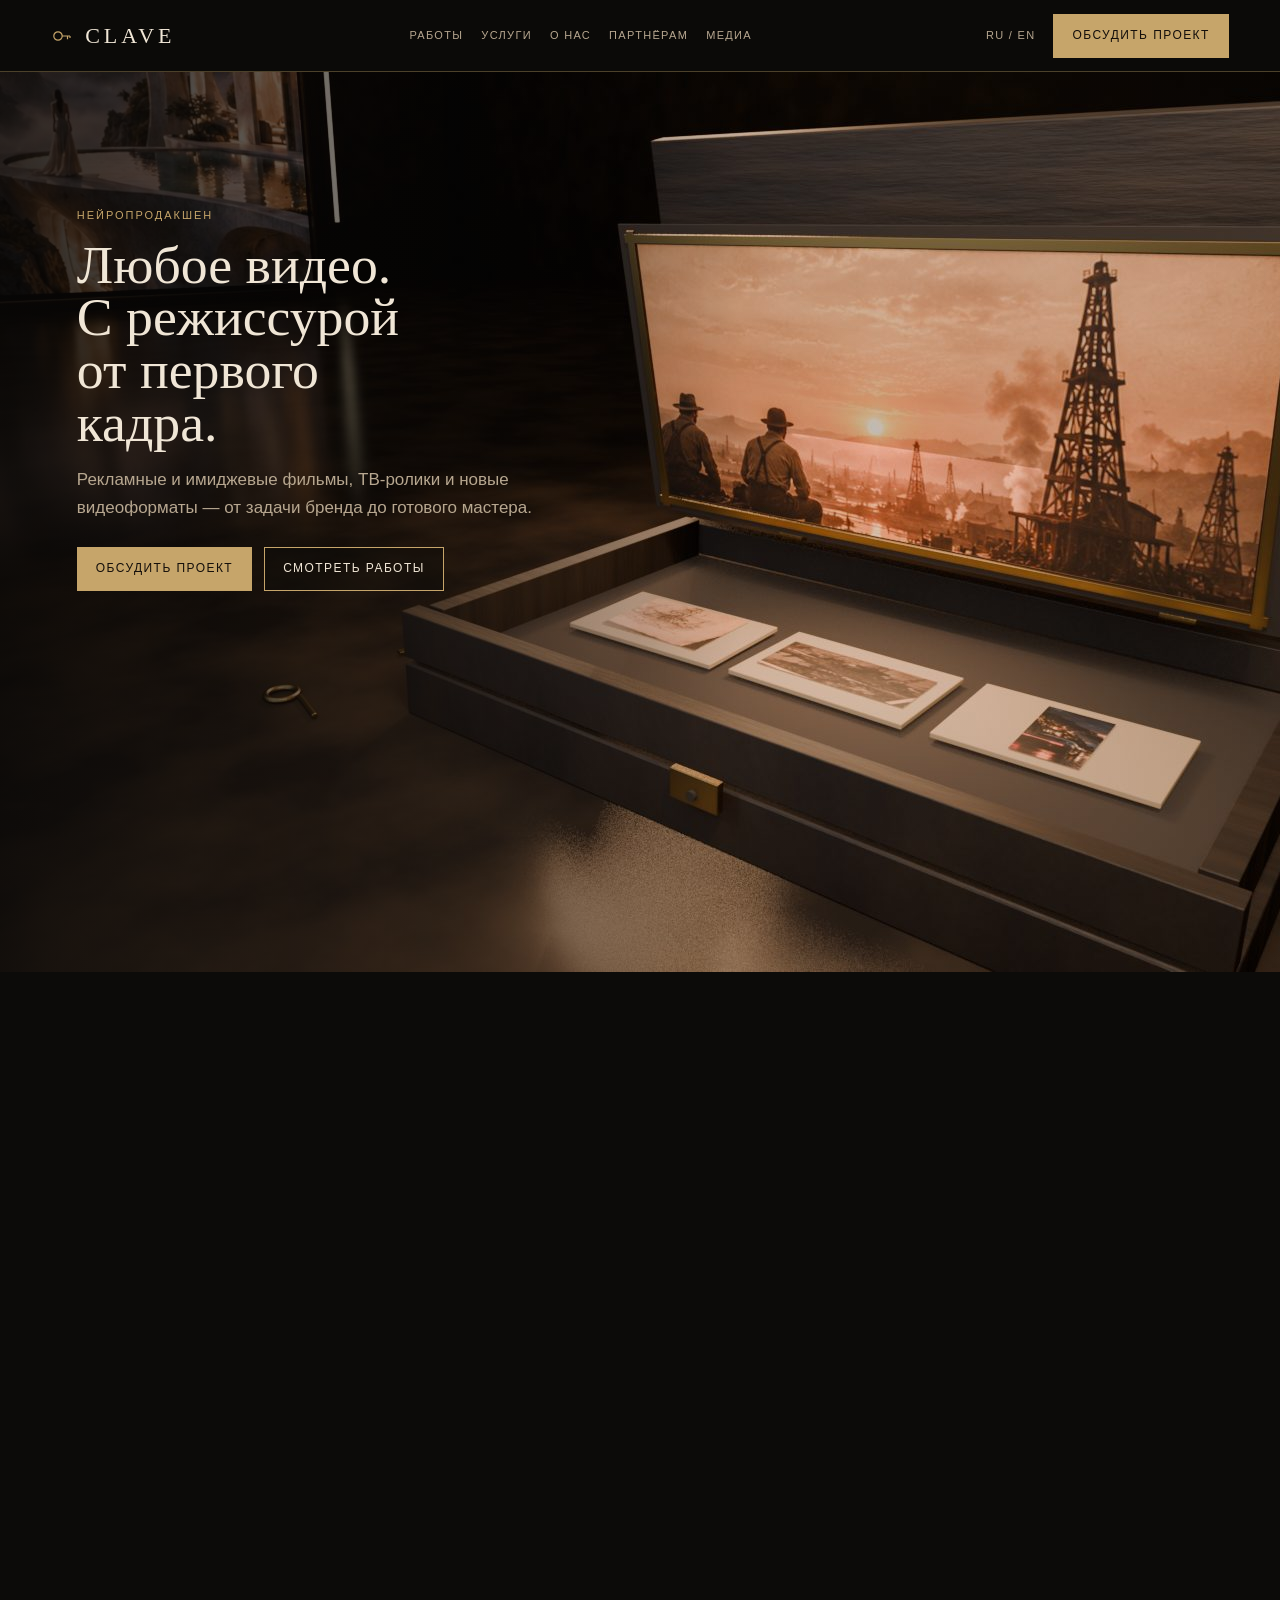
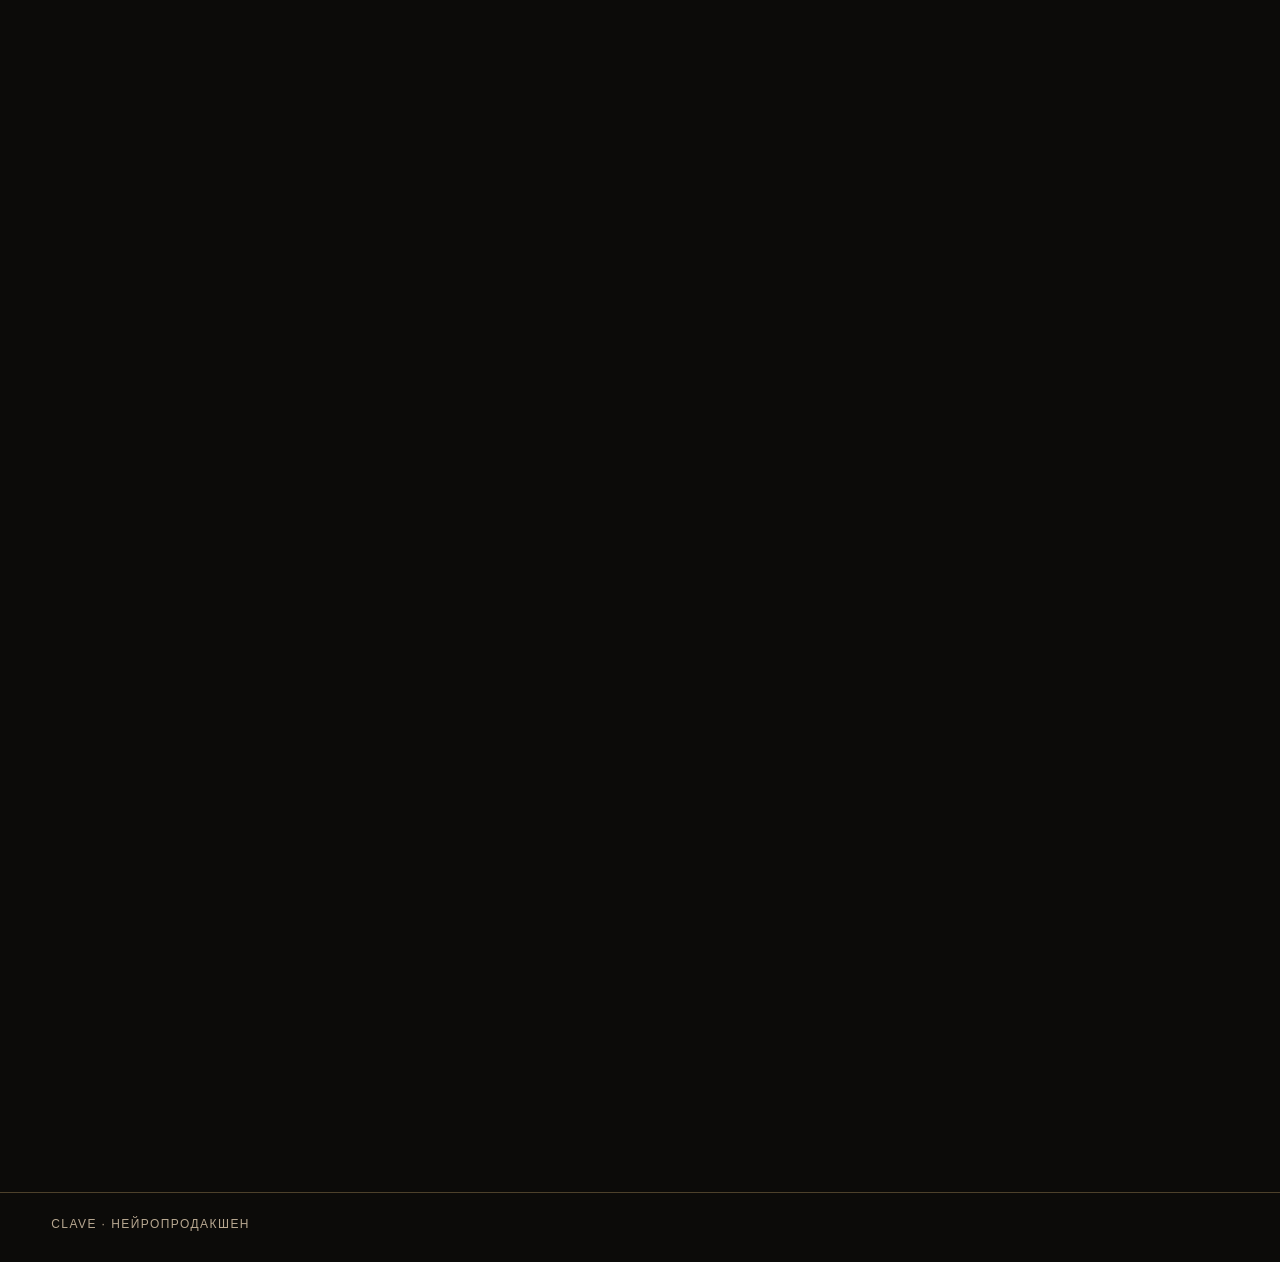
<file: site/index.html>
<!doctype html>
<html lang="ru">
<head>
<meta charset="utf-8">
<meta name="viewport" content="width=device-width, initial-scale=1">
<title>Clave</title>
<link rel="stylesheet" href="css/site.css">
</head>
<body>
<header class="top">
  <a class="brand" href="index.html" aria-label="Clave">
    <svg width="22" height="22" viewBox="0 0 22 22" aria-hidden="true"><circle cx="7" cy="11" r="4.2" fill="none" stroke="#c6a56a" stroke-width="1.2"/><path d="M11 11h8M16.5 11v3.2M19 11v2" fill="none" stroke="#c6a56a" stroke-width="1.2"/></svg>
    CLAVE
  </a>
  <nav class="nav">
    <a href="work.html" data-ru="Работы" data-en="Work">Работы</a>
    <a href="services.html" data-ru="Услуги" data-en="Services">Услуги</a>
    <a href="studio.html" data-ru="О нас" data-en="About">О нас</a>
    <a href="partners.html" data-ru="Партнёрам" data-en="Partners">Партнёрам</a>
    <a href="media.html" data-ru="Медиа" data-en="Media">Медиа</a>
  </nav>
  <div class="right">
    <button class="lang" id="lang" type="button">RU / EN</button>
    <a class="solid" href="contact.html" data-ru="Обсудить проект" data-en="Start a project">Обсудить проект</a>
  </div>
</header>

<main>
  <div class="journey" id="journey">
    <div class="journey-sticky">
      <div class="stage">
        <div class="fit">
          <img id="journey-frame" class="turn-hero" src="media/journey-v2/frame-01.jpg" alt="Открытый футляр Clave с визуальными историями внутри.">
          <img class="turn-hall" src="media/journey-v2/frame-24.jpg" alt="">
          <img class="plate plate-a" alt="" src="media/art-left.jpg">
          <img class="plate plate-b" alt="" src="media/art-mid.jpg">
          <img class="plate plate-c" alt="" src="media/art-right.jpg">
          <a class="hall-hit hit-a" href="veil.html"><span data-ru="Veil" data-en="Veil">Veil</span></a>
          <a class="hall-hit hit-b" href="night-road.html"><span data-ru="Night Road" data-en="Night Road">Night Road</span></a>
          <a class="hall-hit hit-c" href="above-the-clouds.html"><span data-ru="Above the Clouds" data-en="Above the Clouds">Above the Clouds</span></a>
          <button class="hall-next" type="button" data-hall-next aria-label="Следующие работы">
            <svg width="28" height="78" viewBox="0 0 28 78" aria-hidden="true"><path d="M6 6 L20 39 L6 72" fill="none" stroke="currentColor" stroke-width="1.25"/></svg>
          </button>
        </div>
      </div>
      <div class="beat beat-table">
        <div class="kicker" data-ru="Подход" data-en="Approach">Подход</div>
        <h2 data-ru="Сначала решение, потом кадр." data-en="The decision comes before the frame.">Сначала решение, потом кадр.</h2>
        <p class="beat-lede" data-ru="Собираем фильм вокруг задачи бренда — от первого решения до готовых версий для площадок." data-en="We build the film around the brand’s goal — from the first decision to final platform-ready versions.">Собираем фильм вокруг задачи бренда — от первого решения до готовых версий для площадок.</p>
        <div class="journey-steps">
          <article><span>01</span><strong data-ru="Замысел" data-en="The idea">Замысел</strong><p data-ru="Цель, аудитория и формат будущего фильма." data-en="The goal, audience and format of the film.">Цель, аудитория и формат будущего фильма.</p></article>
          <article><span>02</span><strong data-ru="Визуальный мир" data-en="The visual world">Визуальный мир</strong><p data-ru="Режиссура, образ и ключевые кадры." data-en="Direction, visual language and key frames.">Режиссура, образ и ключевые кадры.</p></article>
          <article><span>03</span><strong data-ru="Готовый фильм" data-en="The finished film">Готовый фильм</strong><p data-ru="Генерация, монтаж, звук и версии под задачу." data-en="Generation, edit, sound and versions for each placement.">Генерация, монтаж, звук и версии под задачу.</p></article>
        </div>
      </div>
      <div class="beat beat-hall">
        <div class="kicker" data-ru="О нас" data-en="About">О нас</div>
        <h2 data-ru="Создано нейросетями. Срежиссировано людьми." data-en="Made with AI. Directed by people.">Создано нейросетями. Срежиссировано людьми.</h2>
        <p class="beat-lede" data-ru="Нейросети расширяют визуальный язык. Люди отвечают за идею, драматургию и цельность каждого кадра." data-en="AI expands the visual language. People are responsible for the idea, the story and the integrity of every frame.">Нейросети расширяют визуальный язык. Люди отвечают за идею, драматургию и цельность каждого кадра.</p>
        <div class="direction-note"><span data-ru="ЧЕЛОВЕЧЕСКОЕ РЕШЕНИЕ" data-en="HUMAN DIRECTION">ЧЕЛОВЕЧЕСКОЕ РЕШЕНИЕ</span><strong data-ru="Технология создаёт возможности. Режиссура выбирает точное." data-en="Technology opens possibilities. Direction chooses what is right.">Технология создаёт возможности. Режиссура выбирает точное.</strong></div>
      </div>
      <div class="beat beat-case">
        <div class="kicker" data-ru="Разговор" data-en="A conversation">Разговор</div>
        <h2 data-ru="Есть задача для видео?" data-en="Have a film in mind?">Есть задача для видео?</h2>
        <p class="beat-lede" data-ru="Расскажите, что нужно бренду или агентству. Предложим формат, историю и путь производства." data-en="Tell us what your brand or agency needs. We’ll suggest a format, a story and a production approach.">Расскажите, что нужно бренду или агентству. Предложим формат, историю и путь производства.</p>
        <div class="actions"><a class="solid" href="contact.html" data-ru="Обсудить работу" data-en="Discuss the work">Обсудить работу</a></div>
      </div>
      <div class="hero-shade"></div>
      <div class="hero-copy">
        <div class="kicker" data-ru="Нейропродакшен" data-en="AI film production">Нейропродакшен</div>
        <h1 data-ru="Любое видео. С режиссурой от первого кадра." data-en="Any film. Directed from the first frame.">Любое видео. С режиссурой от первого кадра.</h1>
        <p data-ru="Рекламные и имиджевые фильмы, ТВ-ролики и новые видеоформаты — от задачи бренда до готового мастера." data-en="Brand films, commercials and new video formats — from the brief to the finished master.">Рекламные и имиджевые фильмы, ТВ-ролики и новые видеоформаты — от задачи бренда до готового мастера.</p>
        <div class="actions hero-actions"><a class="solid" href="contact.html" data-ru="Обсудить проект" data-en="Start a project">Обсудить проект</a><a class="outline" href="#gallery" data-ru="Смотреть работы" data-en="Explore our work">Смотреть работы</a></div>
      </div>
      <div class="hall" id="gallery">
        <div class="hall-intro">
          <div class="kicker" data-ru="Избранное" data-en="Selected">Избранное</div>
          <h2 data-ru="Три мира. Одна рама." data-en="Three worlds. One frame.">Три мира. Одна рама.</h2>
          <p class="note" data-ru="Каждая история начинается с задачи — и получает собственный визуальный язык." data-en="Every story starts with a brief — and gets its own visual language.">Каждая история начинается с задачи — и получает собственный визуальный язык.</p>
          <nav class="hall-links">
            <a href="veil.html">Veil</a>
            <a href="night-road.html">Night Road</a>
            <a href="above-the-clouds.html">Above the Clouds</a>
            <a href="black-gold.html">Black Gold</a>
          </nav>
          <a class="all-work" href="work.html" data-ru="Все работы" data-en="All work">Все работы</a>
        </div>
      </div>
    </div>
  </div>

</main>

<footer class="foot"><span>Clave · <span data-ru="нейропродакшен" data-en="AI film production">нейропродакшен</span></span></footer>

<script src="js/site.js"></script>
</body>
</html>
</file>
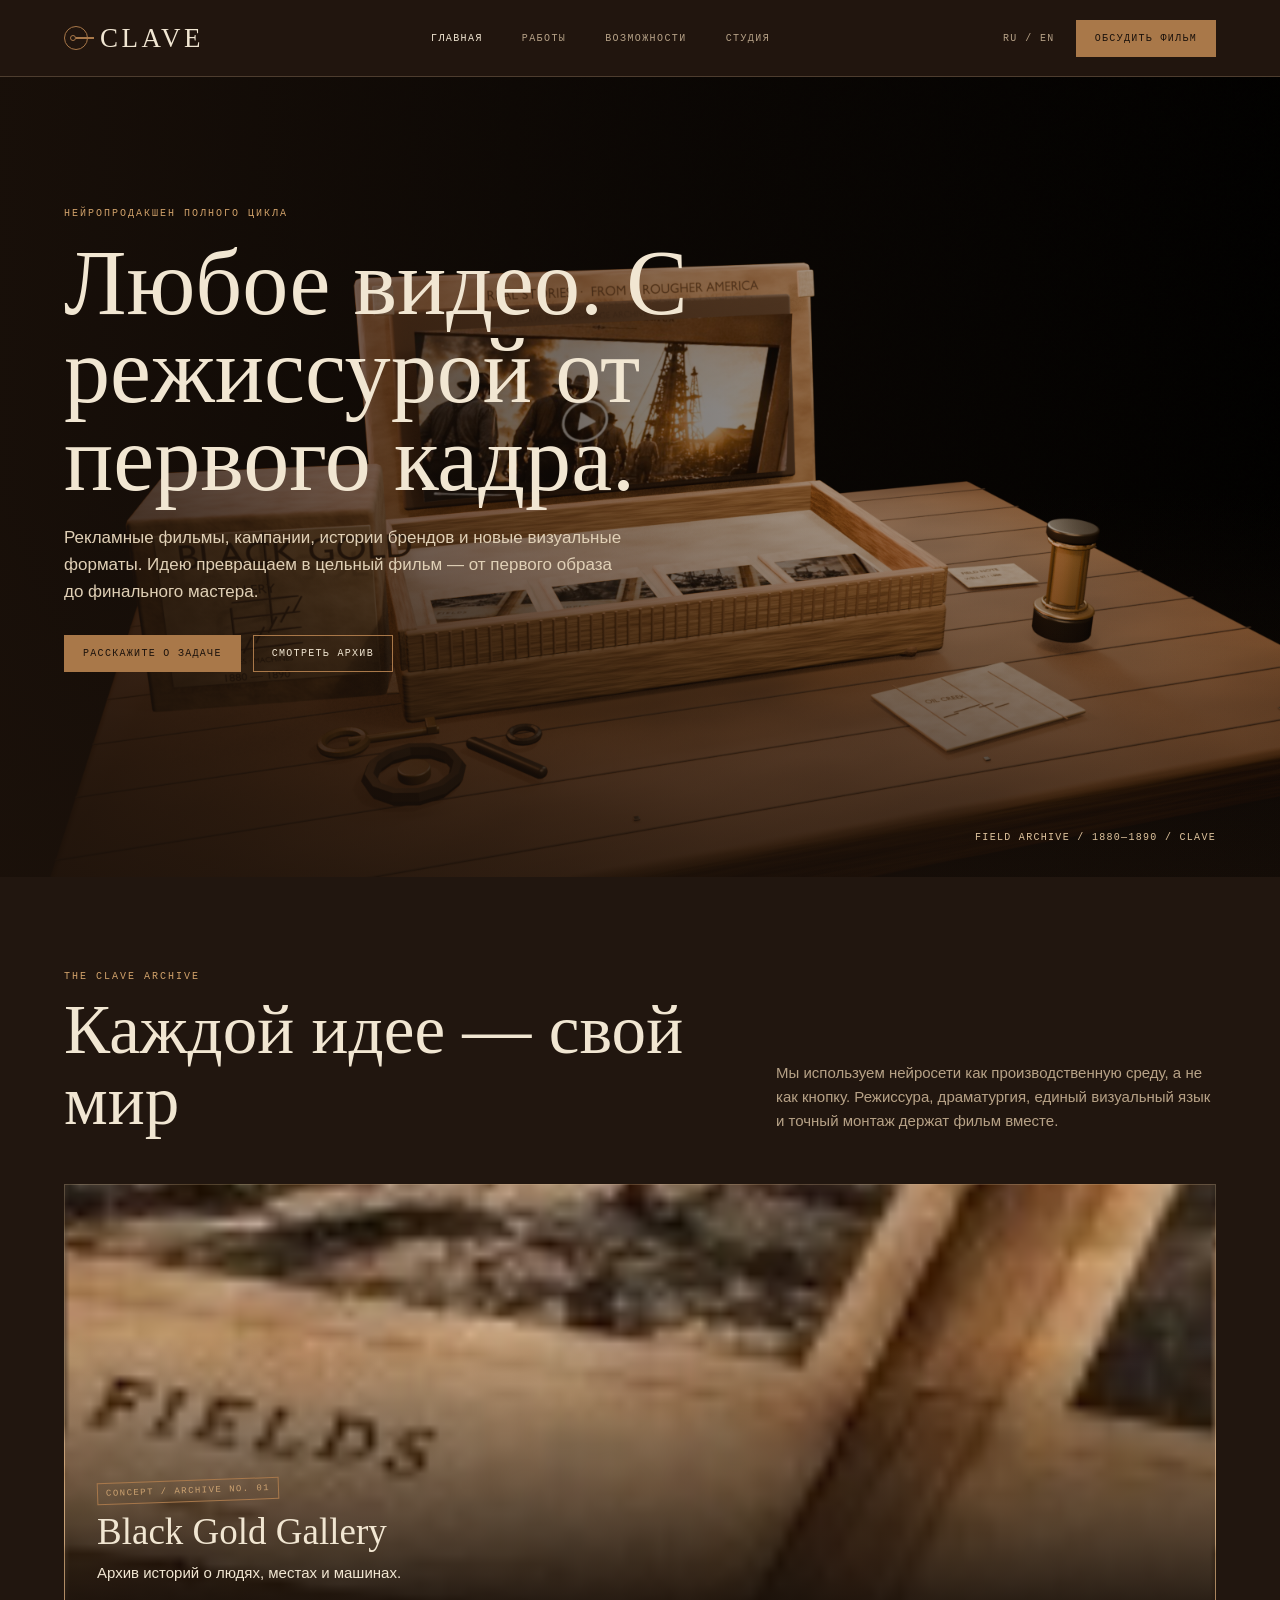
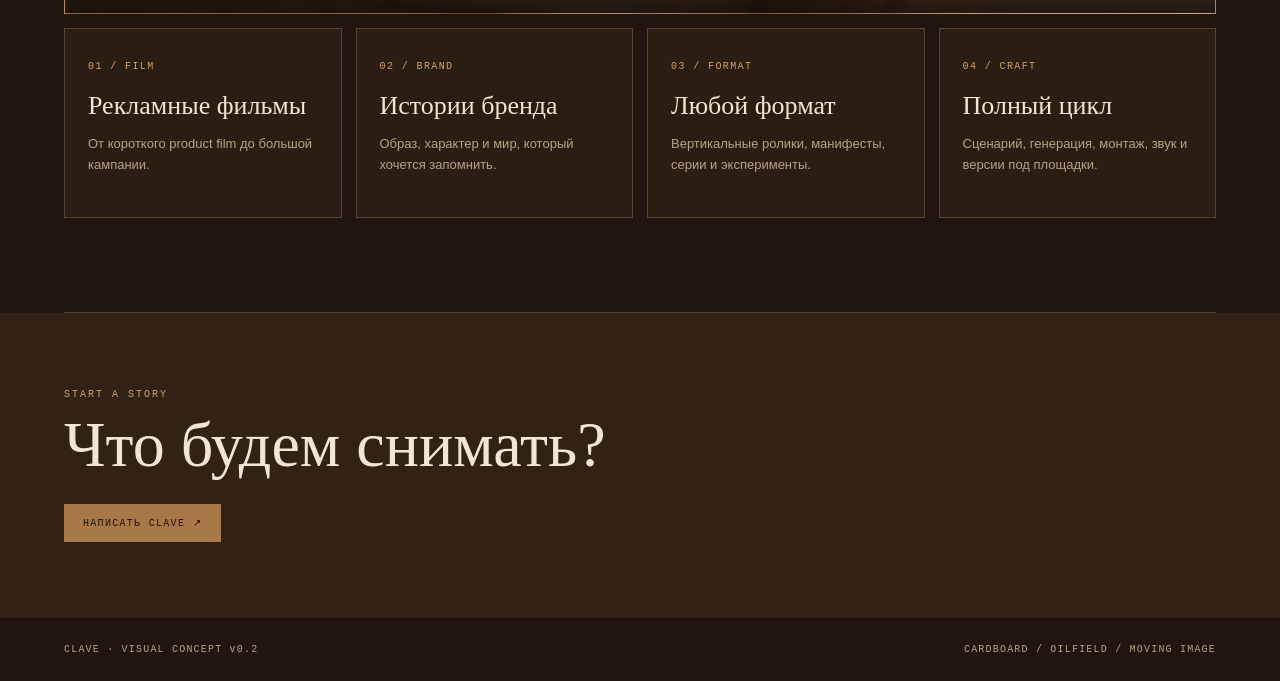
<file: preview/clave-concept-pages.html>
<!doctype html>
<html lang="ru">
<head>
<meta charset="utf-8"><meta name="viewport" content="width=device-width,initial-scale=1">
<meta name="theme-color" content="#21160f"><title>Clave — film production</title>
<style>
:root{--night:#21160f;--brown:#3a281b;--ink:#21170f;--paper:#d8c3a1;--kraft:#a97849;--rust:#82532f;--cream:#f1e6d2;--muted:#b7a287;--line:rgba(221,192,149,.24);--serif:Georgia,'Times New Roman',serif;--mono:'Courier New',monospace}*{box-sizing:border-box}html{scroll-behavior:smooth}body{margin:0;background:var(--night);color:var(--cream);font:15px/1.6 Arial,Helvetica,sans-serif}button,a{color:inherit}a{text-decoration:none}.shell{width:min(1320px,90vw);margin:auto}.top{position:sticky;top:0;z-index:20;background:rgba(33,22,15,.94);border-bottom:1px solid var(--line);backdrop-filter:blur(10px)}.bar{height:76px;display:flex;align-items:center;justify-content:space-between;gap:26px}.brand{display:flex;gap:12px;align-items:center;font:27px var(--serif);letter-spacing:.13em}.brandmark{width:24px;height:24px;border:1px solid var(--kraft);border-radius:50%;position:relative}.brandmark:before{content:'';position:absolute;width:18px;height:2px;background:var(--kraft);top:10px;left:11px}.brandmark:after{content:'';position:absolute;width:4px;height:4px;border:1px solid var(--kraft);border-radius:50%;top:8px;left:5px}.nav{display:flex;align-items:center;gap:27px}.nav button,.lang,.outline,.solid{background:none;border:0;font:inherit;cursor:pointer}.nav button,.lang{color:var(--muted);font:10px var(--mono);letter-spacing:.14em;text-transform:uppercase}.nav button.active,.nav button:hover,.lang:hover{color:var(--cream)}.right{display:flex;align-items:center;gap:15px}.solid,.outline{display:inline-flex;align-items:center;justify-content:center;padding:12px 18px;border:1px solid var(--kraft);font:10px var(--mono);letter-spacing:.13em;text-transform:uppercase}.solid{background:var(--kraft);color:#1b120c}.outline:hover,.solid:hover{background:var(--cream);border-color:var(--cream);color:var(--ink)}.page{display:none}.page.active{display:block}.hero{height:min(800px,calc(100vh - 76px));min-height:610px;position:relative;display:flex;align-items:flex-end;overflow:hidden;background:#302116}.hero-media,.hero-shade{position:absolute;inset:0}.hero-media video,.hero-media img{width:100%;height:100%;object-fit:cover}.hero-media img{display:none}.hero-shade{background:linear-gradient(90deg,rgba(27,17,10,.88),rgba(27,17,10,.36) 55%,rgba(27,17,10,.04)),linear-gradient(0deg,rgba(27,17,10,.72),transparent 48%)}.hero-copy{position:relative;z-index:1;padding:0 0 74px;max-width:760px;margin-left:max(5vw,calc((100vw - 1320px)/2))}.eyebrow,.kicker{font:10px var(--mono);letter-spacing:.2em;text-transform:uppercase;color:#d0a16a}.hero h1{font:clamp(48px,7.2vw,100px)/.96 var(--serif);font-weight:400;max-width:760px;margin:20px 0}.hero p{font-size:17px;color:#e0d0b6;max-width:560px}.actions{display:flex;gap:12px;margin-top:30px}.hero-note{position:absolute;right:5vw;bottom:34px;font:10px var(--mono);letter-spacing:.13em;color:#dfc49e;z-index:2}.section{padding:94px 0;border-bottom:1px solid var(--line)}.section-head{display:flex;justify-content:space-between;align-items:end;gap:30px;margin-bottom:36px}.section h2,.services-hero h1{font:clamp(38px,5.4vw,72px)/1.03 var(--serif);font-weight:400;margin:12px 0}.section-intro{max-width:440px;color:var(--muted)}.work-feature{min-height:430px;position:relative;background:#4a3321 url('clave-card-fields.jpg') center/cover;border:1px solid var(--line);display:flex;align-items:flex-end}.work-feature:before{content:'';position:absolute;inset:0;background:linear-gradient(0deg,rgba(21,14,9,.92),transparent 65%)}.work-caption{position:relative;padding:28px 32px}.work-caption h3{font:37px var(--serif);font-weight:400;margin:8px 0}.grid{display:grid;grid-template-columns:repeat(4,1fr);gap:14px}.tile{border:1px solid var(--line);background:rgba(191,144,91,.06);padding:23px;min-height:190px}.tile h3{font:26px var(--serif);font-weight:400;margin:15px 0 8px}.tile p{color:var(--muted);font-size:13px}.num{font:10px var(--mono);letter-spacing:.14em;color:#d0a16a}.services-hero{padding:90px 0 52px;max-width:900px}.services-hero .section-intro{font-size:17px}.case-grid{display:grid;grid-template-columns:repeat(4,1fr);gap:14px}.case{position:relative;aspect-ratio:4/5;overflow:hidden;background:#47311f}.case img{width:100%;height:100%;object-fit:cover;filter:sepia(.18) saturate(.75);transition:transform .6s}.case:hover img{transform:scale(1.045)}.case:after{content:'';position:absolute;inset:35% 0 0;background:linear-gradient(transparent,rgba(20,13,8,.93))}.case label{position:absolute;z-index:1;left:18px;bottom:17px;font:11px var(--mono);letter-spacing:.14em}.process{display:grid;grid-template-columns:repeat(3,1fr);border-top:1px solid var(--line);border-left:1px solid var(--line);margin-top:38px}.process .tile{border:0;border-right:1px solid var(--line);border-bottom:1px solid var(--line);background:none}.contact{background:#322216;padding:76px 0}.contact h2{font:clamp(38px,5vw,64px) var(--serif);font-weight:400;margin:8px 0 22px}.footer{padding:26px 0;display:flex;justify-content:space-between;gap:15px;color:var(--muted);font:10px var(--mono);letter-spacing:.12em}.stamp{display:inline-block;border:1px solid #a8784b;color:#cca271;padding:5px 8px;font:9px var(--mono);letter-spacing:.16em;transform:rotate(-2deg)}@media(max-width:850px){.nav{gap:12px}.nav button{font-size:9px}.grid,.case-grid{grid-template-columns:repeat(2,1fr)}.section-head{display:block}.section-intro{margin-top:18px}.hero-copy{padding-bottom:94px}.hero-note{left:5vw;right:auto}}@media(max-width:570px){.bar{height:auto;min-height:68px;flex-wrap:wrap;padding:12px 0}.brand{font-size:22px}.nav{order:3;width:100%;justify-content:space-between}.right{margin-left:auto}.right .solid{display:none}.hero{min-height:650px;height:calc(100svh - 110px)}.hero h1{font-size:52px}.hero p{font-size:15px}.actions{flex-wrap:wrap}.section{padding:68px 0}.grid,.case-grid{grid-template-columns:1fr 1fr;gap:9px}.tile{padding:15px;min-height:160px}.case{aspect-ratio:3/4}.process{grid-template-columns:1fr}.footer{display:block}.footer span{display:block;margin:6px 0}}@media(prefers-reduced-motion:reduce){html{scroll-behavior:auto}*,*:before,*:after{transition:none!important}}
</style></head><body>
<header class="top"><div class="shell bar"><div class="brand"><span class="brandmark"></span>CLAVE</div><nav class="nav"><button class="active" data-page="home">Главная</button><button data-page="work">Работы</button><button data-page="services">Возможности</button><button data-page="studio">Студия</button></nav><div class="right"><button class="lang" id="lang">RU / EN</button><button class="solid" data-contact>Обсудить фильм</button></div></div></header>
<main>
<section class="page active" id="home"><div class="hero"><div class="hero-media"><video autoplay muted loop playsinline preload="metadata" poster="clave-western-archive-preview.png"><source src="clave-western-archive-camera-flythrough.mp4" type="video/mp4"></video><img src="clave-western-archive-preview.png" alt="Картонный архив Clave на столе в нефтяном лофте"></div><div class="hero-shade"></div><div class="shell hero-copy"><div class="eyebrow" data-ru="Нейропродакшен полного цикла" data-en="Full-cycle AI film production">Нейропродакшен полного цикла</div><h1 data-ru="Любое видео. С режиссурой от первого кадра." data-en="Any film. Directed from the first frame.">Любое видео. С режиссурой от первого кадра.</h1><p data-ru="Рекламные фильмы, кампании, истории брендов и новые визуальные форматы. Идею превращаем в цельный фильм — от первого образа до финального мастера." data-en="Commercial films, campaigns, brand stories and new visual formats. We turn an idea into one coherent film, from first image to final master.">Рекламные фильмы, кампании, истории брендов и новые визуальные форматы. Идею превращаем в цельный фильм — от первого образа до финального мастера.</p><div class="actions"><button class="solid" data-contact>Расскажите о задаче</button><button class="outline" data-page="work">Смотреть архив</button></div></div><div class="hero-note">FIELD ARCHIVE / 1880—1890 / CLAVE</div></div>
<div class="shell section"><div class="section-head"><div><div class="kicker">THE CLAVE ARCHIVE</div><h2 data-ru="Каждой идее — свой мир" data-en="A world for every idea">Каждой идее — свой мир</h2></div><p class="section-intro" data-ru="Мы используем нейросети как производственную среду, а не как кнопку. Режиссура, драматургия, единый визуальный язык и точный монтаж держат фильм вместе." data-en="We use AI as a production environment, not a button. Direction, storytelling, a coherent visual language and precise editing hold each film together.">Мы используем нейросети как производственную среду, а не как кнопку. Режиссура, драматургия, единый визуальный язык и точный монтаж держат фильм вместе.</p></div><div class="work-feature"><div class="work-caption"><span class="stamp">CONCEPT / ARCHIVE NO. 01</span><h3 data-ru="Black Gold Gallery" data-en="Black Gold Gallery">Black Gold Gallery</h3><div data-ru="Архив историй о людях, местах и машинах." data-en="An archive of people, places and machines.">Архив историй о людях, местах и машинах.</div></div></div><div class="grid" style="margin-top:14px"><article class="tile"><span class="num">01 / FILM</span><h3 data-ru="Рекламные фильмы" data-en="Commercial films">Рекламные фильмы</h3><p data-ru="От короткого product film до большой кампании." data-en="From a short product film to a full campaign.">От короткого product film до большой кампании.</p></article><article class="tile"><span class="num">02 / BRAND</span><h3 data-ru="Истории бренда" data-en="Brand stories">Истории бренда</h3><p data-ru="Образ, характер и мир, который хочется запомнить." data-en="A character and a world worth remembering.">Образ, характер и мир, который хочется запомнить.</p></article><article class="tile"><span class="num">03 / FORMAT</span><h3 data-ru="Любой формат" data-en="Any format">Любой формат</h3><p data-ru="Вертикальные ролики, манифесты, серии и эксперименты." data-en="Vertical films, manifestos, series and experiments.">Вертикальные ролики, манифесты, серии и эксперименты.</p></article><article class="tile"><span class="num">04 / CRAFT</span><h3 data-ru="Полный цикл" data-en="Full cycle">Полный цикл</h3><p data-ru="Сценарий, генерация, монтаж, звук и версии под площадки." data-en="Script, generation, editing, sound and platform versions.">Сценарий, генерация, монтаж, звук и версии под площадки.</p></article></div></div><div class="contact"><div class="shell"><div class="kicker">START A STORY</div><h2 data-ru="Что будем снимать?" data-en="What shall we make?">Что будем снимать?</h2><button class="solid">Написать Clave ↗</button></div></div></section>
<section class="page" id="work"><div class="shell section"><div class="kicker">SELECTED STORIES / ARCHIVE</div><h2 data-ru="Галерея проектов" data-en="Selected stories">Галерея проектов</h2><p class="section-intro" data-ru="Каждая карточка — отдельный мир. Здесь будут реальные фильмы Clave; текущие изображения — визуальные концепты, не клиентские кейсы." data-en="Every card is a distinct world. Real Clave films will live here; current images are visual concepts, not client work.">Каждая карточка — отдельный мир. Здесь будут реальные фильмы Clave; текущие изображения — визуальные концепты, не клиентские кейсы.</p><div class="case-grid" style="margin-top:36px"><div class="case"><img src="clave-card-fields.jpg" alt="Нефтяные поля"><label>01 / FIELDS</label></div><div class="case"><img src="clave-card-people.jpg" alt="Люди нефтяного Запада"><label>02 / PEOPLE</label></div><div class="case"><img src="clave-card-machines.jpg" alt="Механизмы нефтяного промысла"><label>03 / MACHINES</label></div><div class="case"><img src="clave-card-towns.jpg" alt="Города Дикого Запада"><label>04 / TOWNS</label></div></div></div></section>
<section class="page" id="services"><div class="shell"><div class="services-hero"><div class="kicker">CAPABILITIES</div><h1 data-ru="Формат задаёт идея" data-en="The idea sets the format">Формат задаёт идея</h1><p class="section-intro" data-ru="Clave — нейропродакшен. Мы собираем команду, технологию и визуальный подход под задачу: от лаконичного рекламного ролика до сложного кинематографичного мира." data-en="Clave is an AI film studio. We shape the team, technology and visual approach around the brief, from a concise commercial to a cinematic world.">Clave — нейропродакшен. Мы собираем команду, технологию и визуальный подход под задачу: от лаконичного рекламного ролика до сложного кинематографичного мира.</p></div><div class="grid"><article class="tile"><span class="num">01 / COMMERCIAL</span><h3 data-ru="Реклама" data-en="Advertising">Реклама</h3><p data-ru="ТВ, digital, продуктовые ролики и кампании." data-en="TV, digital, product films and campaigns.">ТВ, digital, продуктовые ролики и кампании.</p></article><article class="tile"><span class="num">02 / IMAGE</span><h3 data-ru="Имиджевые фильмы" data-en="Image films">Имиджевые фильмы</h3><p data-ru="Фильмы о характере бренда, его людях и масштабе." data-en="Films about a brand's character, people and ambition.">Фильмы о характере бренда, его людях и масштабе.</p></article><article class="tile"><span class="num">03 / STORY</span><h3 data-ru="Режиссёрские истории" data-en="Director-led stories">Режиссёрские истории</h3><p data-ru="Авторский взгляд, кинематографичная форма, сильный образ." data-en="A distinct point of view, cinematic form and memorable imagery.">Авторский взгляд, кинематографичная форма, сильный образ.</p></article><article class="tile"><span class="num">04 / OPEN FORMAT</span><h3 data-ru="И любые видео" data-en="And any kind of video">И любые видео</h3><p data-ru="Новая идея не обязана помещаться в готовую категорию." data-en="A new idea does not have to fit a preset category.">Новая идея не обязана помещаться в готовую категорию.</p></article></div><div class="section"><div class="kicker">HOW WE MAKE IT</div><h2 data-ru="От задачи к фильму" data-en="From brief to film">От задачи к фильму</h2><div class="process"><article class="tile"><span class="num">01 / DIRECTION</span><h3 data-ru="Найти историю" data-en="Find the story">Найти историю</h3><p data-ru="Задача, аудитория, идея и сценарный ход." data-en="Brief, audience, idea and narrative approach.">Задача, аудитория, идея и сценарный ход.</p></article><article class="tile"><span class="num">02 / WORLD</span><h3 data-ru="Собрать мир" data-en="Build the world">Собрать мир</h3><p data-ru="Визуальная система, персонажи, локации и кадры." data-en="Visual system, characters, locations and frames.">Визуальная система, персонажи, локации и кадры.</p></article><article class="tile"><span class="num">03 / FINISH</span><h3 data-ru="Смонтировать фильм" data-en="Finish the film">Смонтировать фильм</h3><p data-ru="Монтаж, звук, цвет, форматы и версии." data-en="Edit, sound, grade, formats and versions.">Монтаж, звук, цвет, форматы и версии.</p></article></div></div></div></section>
<section class="page" id="studio"><div class="shell section"><div class="kicker">STUDIO / PROCESS</div><h2 data-ru="Создано нейросетями. Срежиссировано людьми." data-en="Made with AI. Directed by people.">Создано нейросетями. Срежиссировано людьми.</h2><p class="section-intro" data-ru="Нейросети открывают новые производственные возможности. Режиссура, вкус и контроль сохраняют смысл и непрерывность фильма." data-en="AI opens new production possibilities. Direction, taste and control give the film meaning and continuity.">Нейросети открывают новые производственные возможности. Режиссура, вкус и контроль сохраняют смысл и непрерывность фильма.</p><div class="process"><article class="tile"><span class="num">01 / THINK</span><h3 data-ru="Замысел" data-en="The idea">Замысел</h3><p data-ru="Задача превращается в историю и образ." data-en="A brief becomes a story and a visual idea.">Задача превращается в историю и образ.</p></article><article class="tile"><span class="num">02 / DIRECT</span><h3 data-ru="Режиссура" data-en="Direction">Режиссура</h3><p data-ru="Определяем ритм, визуальный мир и язык камеры." data-en="We set the rhythm, visual world and camera language.">Определяем ритм, визуальный мир и язык камеры.</p></article><article class="tile"><span class="num">03 / MAKE</span><h3 data-ru="Производство" data-en="Production">Производство</h3><p data-ru="Генерация, монтаж, звук и финальная сборка." data-en="Generation, editing, sound and final delivery.">Генерация, монтаж, звук и финальная сборка.</p></article></div></div><div class="contact"><div class="shell"><div class="kicker">CLAVE / OPEN ARCHIVE</div><h2 data-ru="Есть история? Давайте снимем." data-en="Have a story? Let's make it.">Есть история? Давайте снимем.</h2><button class="solid">Обсудить проект ↗</button></div></div></section>
</main><footer class="shell footer"><span>CLAVE · VISUAL CONCEPT v0.2</span><span>CARDBOARD / OILFIELD / MOVING IMAGE</span></footer>
<script>
const pages=[...document.querySelectorAll('.page')];function showPage(id){pages.forEach(p=>p.classList.toggle('active',p.id===id));document.querySelectorAll('[data-page]').forEach(b=>b.classList.toggle('active',b.dataset.page===id));window.scrollTo({top:0,behavior:'smooth'})}document.querySelectorAll('[data-page]').forEach(b=>b.addEventListener('click',()=>showPage(b.dataset.page)));document.querySelectorAll('[data-contact]').forEach(b=>b.addEventListener('click',()=>{showPage('home');setTimeout(()=>document.querySelector('.contact').scrollIntoView({behavior:'smooth'}),50)}));let en=false;document.getElementById('lang').addEventListener('click',()=>{en=!en;document.documentElement.lang=en?'en':'ru';document.querySelectorAll('[data-ru][data-en]').forEach(el=>{el.textContent=en?el.dataset.en:el.dataset.ru});document.getElementById('lang').textContent=en?'EN / RU':'RU / EN'});const heroVideo=document.querySelector('.hero-media video');const heroPoster=document.querySelector('.hero-media img');if(heroVideo){if(matchMedia('(prefers-reduced-motion: reduce)').matches||matchMedia('(max-width: 850px)').matches)heroVideo.pause();heroVideo.addEventListener('error',()=>{heroVideo.hidden=true;if(heroPoster)heroPoster.style.display='block'});}</script>
</body></html>
</file>
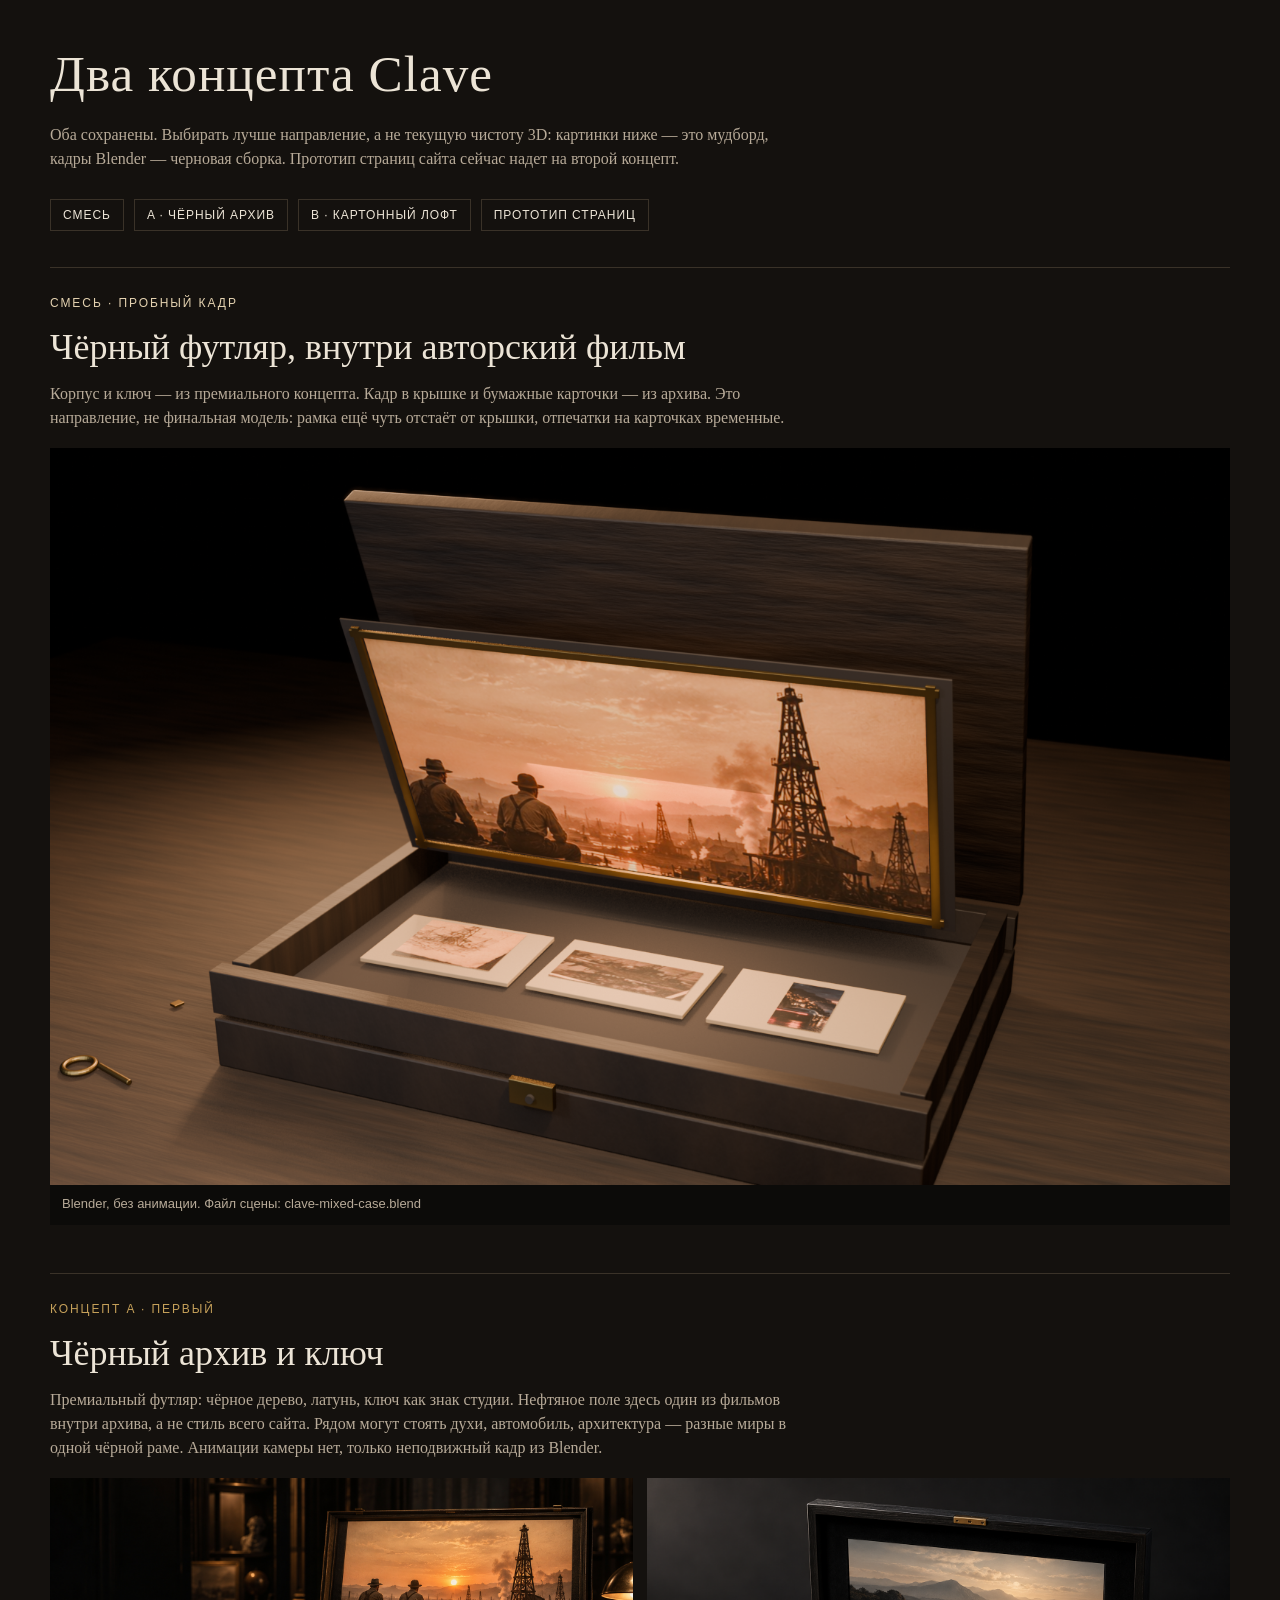
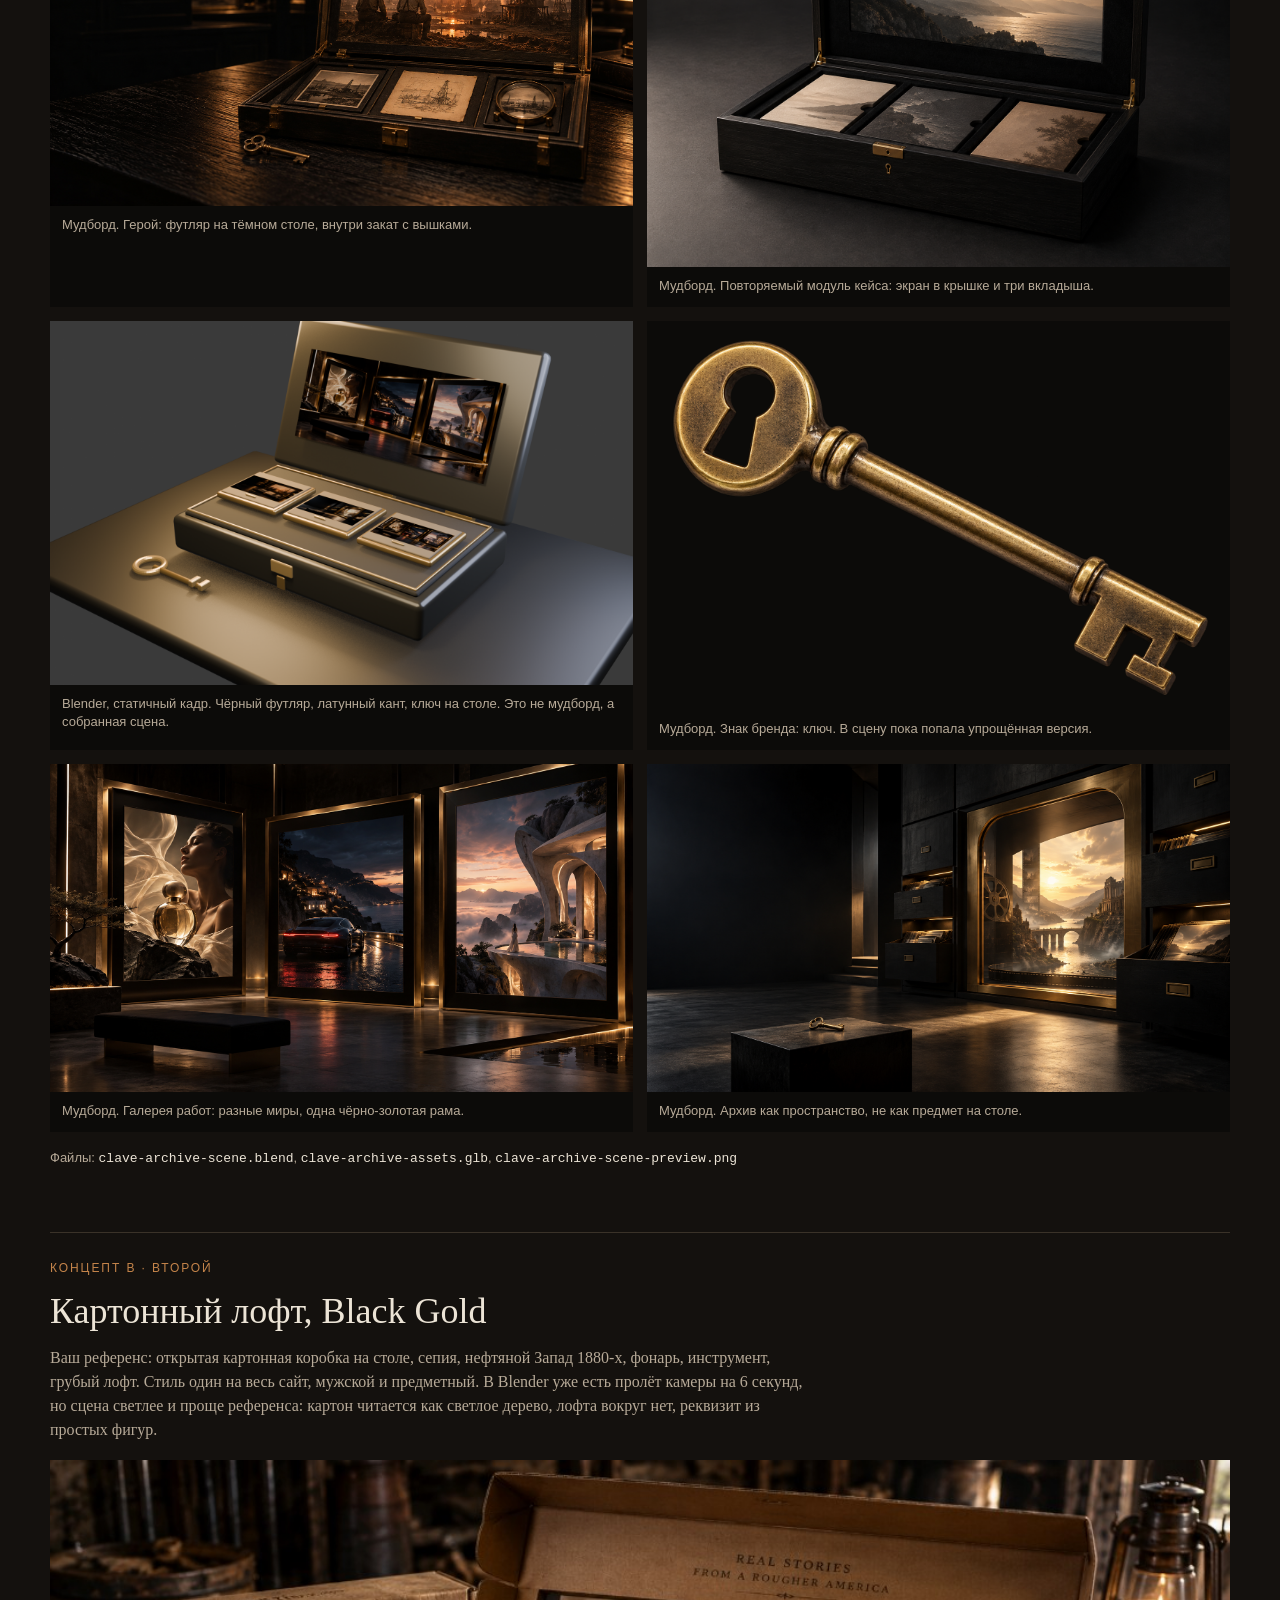
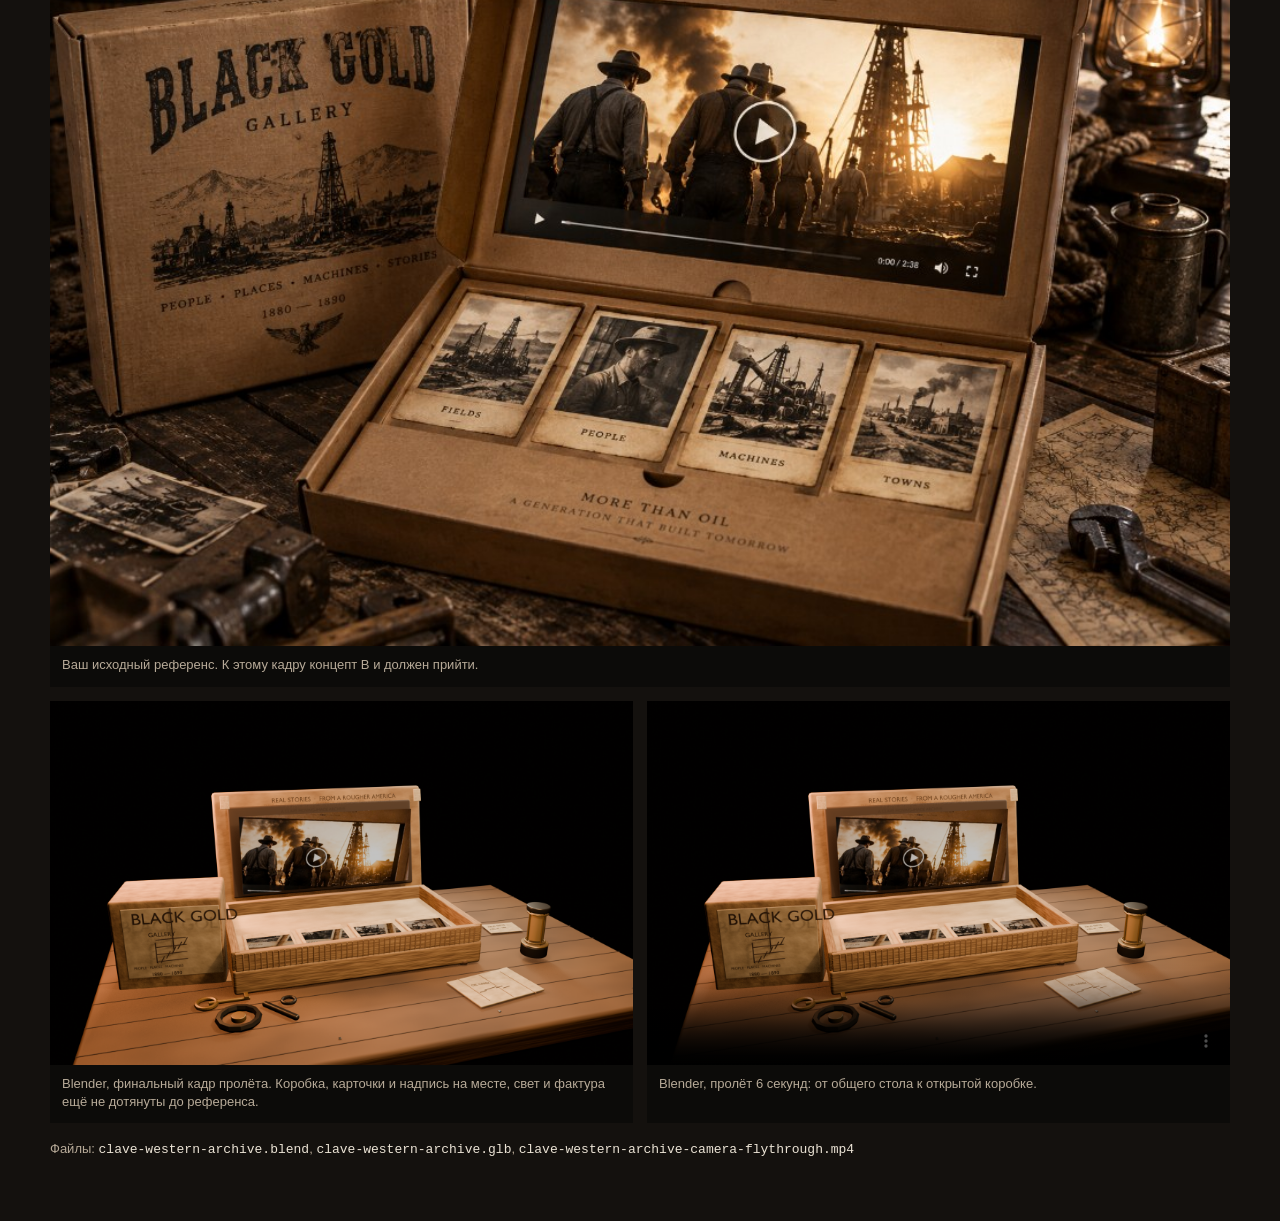
<file: preview/clave-concepts-review.html>
<!doctype html>
<html lang="ru">
<head>
<meta charset="utf-8">
<meta name="viewport" content="width=device-width, initial-scale=1">
<title>Clave — два концепта</title>
<style>
  :root { color-scheme: dark; --bg:#14110e; --paper:#ece4d6; --muted:#b7aa98; --line:#3a3228; --a:#c6a15a; --b:#c4844a; }
  * { box-sizing: border-box; }
  body { margin:0; background:var(--bg); color:var(--paper); font:16px/1.5 Georgia, "Times New Roman", serif; }
  header, main { width:min(1180px, calc(100% - 40px)); margin:0 auto; }
  header { padding:36px 0 8px; }
  h1 { font-weight:500; font-size:clamp(32px, 4vw, 52px); letter-spacing:.02em; margin:0 0 10px; }
  .lead { max-width:720px; color:var(--muted); margin:0 0 28px; }
  nav { display:flex; gap:10px; flex-wrap:wrap; margin-bottom:28px; }
  nav a { color:var(--paper); text-decoration:none; border:1px solid var(--line); padding:8px 12px; font:12px/1.2 Arial, sans-serif; letter-spacing:.08em; text-transform:uppercase; }
  section { padding:28px 0 48px; border-top:1px solid var(--line); }
  .kicker { font:12px/1.3 Arial, sans-serif; letter-spacing:.16em; text-transform:uppercase; margin-bottom:8px; }
  #a .kicker { color:var(--a); }
  #b .kicker { color:var(--b); }
  #mix .kicker { color:#e4d2b0; }
  h2 { font-weight:500; font-size:clamp(26px, 3vw, 36px); margin:0 0 8px; }
  p { margin:0 0 14px; }
  .note { color:var(--muted); max-width:760px; }
  .grid { display:grid; grid-template-columns:1fr 1fr; gap:14px; margin-top:18px; }
  figure { margin:0; background:#0c0b09; }
  img, video { width:100%; display:block; height:auto; }
  figcaption { padding:10px 12px 12px; color:var(--muted); font:13px/1.4 Arial, sans-serif; }
  .wide { grid-column:1 / -1; }
  .files { margin-top:16px; color:var(--muted); font:13px/1.6 Arial, sans-serif; }
  code { color:var(--paper); }
  @media (max-width:800px) { .grid { grid-template-columns:1fr; } header, main { width:min(1180px, calc(100% - 24px)); } }
</style>
</head>
<body>
<header>
  <h1>Два концепта Clave</h1>
  <p class="lead">Оба сохранены. Выбирать лучше направление, а не текущую чистоту 3D: картинки ниже — это мудборд, кадры Blender — черновая сборка. Прототип страниц сайта сейчас надет на второй концепт.</p>
  <nav>
    <a href="#mix">Смесь</a>
    <a href="#a">A · Чёрный архив</a>
    <a href="#b">B · Картонный лофт</a>
    <a href="clave-concept-pages.html">Прототип страниц</a>
  </nav>
</header>
<main>
  <section id="mix">
    <div class="kicker">Смесь · пробный кадр</div>
    <h2>Чёрный футляр, внутри авторский фильм</h2>
    <p class="note">Корпус и ключ — из премиального концепта. Кадр в крышке и бумажные карточки — из архива. Это направление, не финальная модель: рамка ещё чуть отстаёт от крышки, отпечатки на карточках временные.</p>
    <div class="grid">
      <figure class="wide">
        <img src="clave-mixed-case-preview.png" alt="Смешанный кадр: чёрный футляр с нефтяным фильмом">
        <figcaption>Blender, без анимации. Файл сцены: clave-mixed-case.blend</figcaption>
      </figure>
    </div>
  </section>
  <section id="a">
    <div class="kicker">Концепт A · первый</div>
    <h2>Чёрный архив и ключ</h2>
    <p class="note">Премиальный футляр: чёрное дерево, латунь, ключ как знак студии. Нефтяное поле здесь один из фильмов внутри архива, а не стиль всего сайта. Рядом могут стоять духи, автомобиль, архитектура — разные миры в одной чёрной раме. Анимации камеры нет, только неподвижный кадр из Blender.</p>
    <div class="grid">
      <figure>
        <img src="clave-archive-hero-reference.png" alt="Чёрный деревянный футляр с картиной нефтяного заката">
        <figcaption>Мудборд. Герой: футляр на тёмном столе, внутри закат с вышками.</figcaption>
      </figure>
      <figure>
        <img src="clave-case-module-reference.png" alt="Чёрная коробка с тремя карточками и пейзажем в крышке">
        <figcaption>Мудборд. Повторяемый модуль кейса: экран в крышке и три вкладыша.</figcaption>
      </figure>
      <figure>
        <img src="clave-archive-scene-preview.png" alt="Черновой рендер чёрно-латунного футляра в Blender">
        <figcaption>Blender, статичный кадр. Чёрный футляр, латунный кант, ключ на столе. Это не мудборд, а собранная сцена.</figcaption>
      </figure>
      <figure>
        <img src="clave-key-object-reference.png" alt="Латунный ключ с замочной скважиной в головке">
        <figcaption>Мудборд. Знак бренда: ключ. В сцену пока попала упрощённая версия.</figcaption>
      </figure>
      <figure>
        <img src="clave-case-gallery-reference.png" alt="Три чёрные рамы с разными кинематографическими мирами">
        <figcaption>Мудборд. Галерея работ: разные миры, одна чёрно-золотая рама.</figcaption>
      </figure>
      <figure>
        <img src="clave-archive-gallery-reference.png" alt="Тёмный архив с золотой аркой и ключом на постаменте">
        <figcaption>Мудборд. Архив как пространство, не как предмет на столе.</figcaption>
      </figure>
    </div>
    <p class="files">Файлы: <code>clave-archive-scene.blend</code>, <code>clave-archive-assets.glb</code>, <code>clave-archive-scene-preview.png</code></p>
  </section>

  <section id="b">
    <div class="kicker">Концепт B · второй</div>
    <h2>Картонный лофт, Black Gold</h2>
    <p class="note">Ваш референс: открытая картонная коробка на столе, сепия, нефтяной Запад 1880-х, фонарь, инструмент, грубый лофт. Стиль один на весь сайт, мужской и предметный. В Blender уже есть пролёт камеры на 6 секунд, но сцена светлее и проще референса: картон читается как светлое дерево, лофта вокруг нет, реквизит из простых фигур.</p>
    <div class="grid">
      <figure class="wide">
        <img src="clave-user-black-gold-reference.jpg" alt="Исходный референс Black Gold Gallery">
        <figcaption>Ваш исходный референс. К этому кадру концепт B и должен прийти.</figcaption>
      </figure>
      <figure>
        <img src="clave-western-archive-preview.png" alt="Черновой рендер картонной коробки в Blender">
        <figcaption>Blender, финальный кадр пролёта. Коробка, карточки и надпись на месте, свет и фактура ещё не дотянуты до референса.</figcaption>
      </figure>
      <figure>
        <video controls playsinline poster="clave-western-archive-preview.png">
          <source src="clave-western-archive-camera-flythrough.mp4" type="video/mp4">
        </video>
        <figcaption>Blender, пролёт 6 секунд: от общего стола к открытой коробке.</figcaption>
      </figure>
    </div>
    <p class="files">Файлы: <code>clave-western-archive.blend</code>, <code>clave-western-archive.glb</code>, <code>clave-western-archive-camera-flythrough.mp4</code></p>
  </section>
</main>
</body>
</html>
</file>
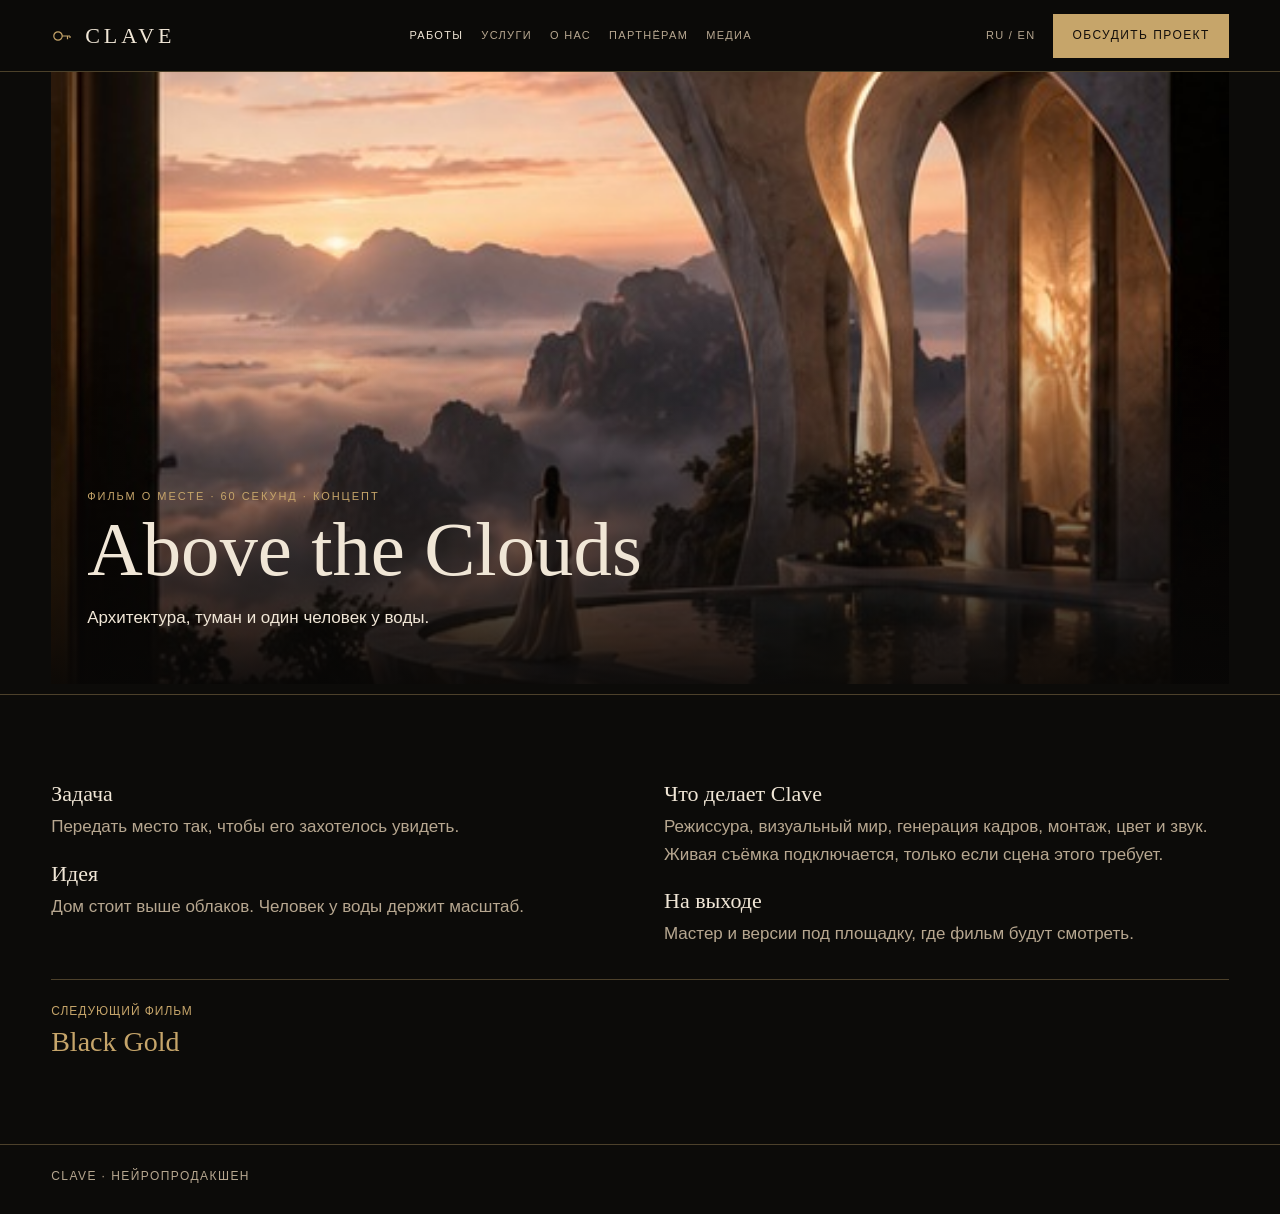
<file: site/above-the-clouds.html>
<!doctype html>
<html lang="ru">
<head>
<meta charset="utf-8">
<meta name="viewport" content="width=device-width, initial-scale=1">
<title>Clave — Above the Clouds</title>
<link rel="stylesheet" href="css/site.css">
</head>
<body>
<header class="top">
  <a class="brand" href="index.html" aria-label="Clave">
    <svg width="22" height="22" viewBox="0 0 22 22" aria-hidden="true"><circle cx="7" cy="11" r="4.2" fill="none" stroke="#c6a56a" stroke-width="1.2"/><path d="M11 11h8M16.5 11v3.2M19 11v2" fill="none" stroke="#c6a56a" stroke-width="1.2"/></svg>
    CLAVE
  </a>
  <nav class="nav">
    <a href="work.html" aria-current="page" data-ru="Работы" data-en="Work">Работы</a>
    <a href="services.html" data-ru="Услуги" data-en="Services">Услуги</a>
    <a href="studio.html" data-ru="О нас" data-en="About">О нас</a>
    <a href="partners.html" data-ru="Партнёрам" data-en="Partners">Партнёрам</a>
    <a href="media.html" data-ru="Медиа" data-en="Media">Медиа</a>
  </nav>
  <div class="right">
    <button class="lang" id="lang" type="button">RU / EN</button>
    <a class="solid" href="contact.html" data-ru="Обсудить проект" data-en="Start a project">Обсудить проект</a>
  </div>
</header>
<main>
  <section class="film" style="background-image:url('media/above-clouds.jpg')">
    <div class="film-copy">
      <div class="kicker" data-ru="Фильм о месте · 60 секунд · концепт" data-en="A film about a place · 60 seconds · concept">Фильм о месте · 60 секунд · концепт</div>
      <h1>Above the Clouds</h1>
      <p data-ru="Архитектура, туман и один человек у воды." data-en="Architecture, mist, and one person by the water.">Архитектура, туман и один человек у воды.</p>
    </div>
  </section>
  <section class="section">
    <div class="columns">
      <div>
        <h2 data-ru="Задача" data-en="The task">Задача</h2>
        <p data-ru="Передать место так, чтобы его захотелось увидеть." data-en="Show the place so that someone wants to see it.">Передать место так, чтобы его захотелось увидеть.</p>
        <h2 data-ru="Идея" data-en="The idea">Идея</h2>
        <p data-ru="Дом стоит выше облаков. Человек у воды держит масштаб." data-en="The house stands above the clouds. The person by the water holds the scale.">Дом стоит выше облаков. Человек у воды держит масштаб.</p>
      </div>
      <div>
        <h2 data-ru="Что делает Clave" data-en="What Clave does">Что делает Clave</h2>
        <p data-ru="Режиссура, визуальный мир, генерация кадров, монтаж, цвет и звук. Живая съёмка подключается, только если сцена этого требует." data-en="Direction, the visual world, frame generation, edit, grade and sound. Live action is added only when a scene needs it.">Режиссура, визуальный мир, генерация кадров, монтаж, цвет и звук. Живая съёмка подключается, только если сцена этого требует.</p>
        <h2 data-ru="На выходе" data-en="What you receive">На выходе</h2>
        <p data-ru="Мастер и версии под площадку, где фильм будут смотреть." data-en="A master and versions for the place the film will be seen.">Мастер и версии под площадку, где фильм будут смотреть.</p>
      </div>
    </div>
    <a class="next" href="black-gold.html"><span data-ru="Следующий фильм" data-en="Next film">Следующий фильм</span><strong>Black Gold</strong></a>
  </section>
</main>
<footer class="foot"><span>Clave · <span data-ru="нейропродакшен" data-en="AI film production">нейропродакшен</span></span></footer>
<script src="js/site.js"></script>
</body>
</html>
</file>
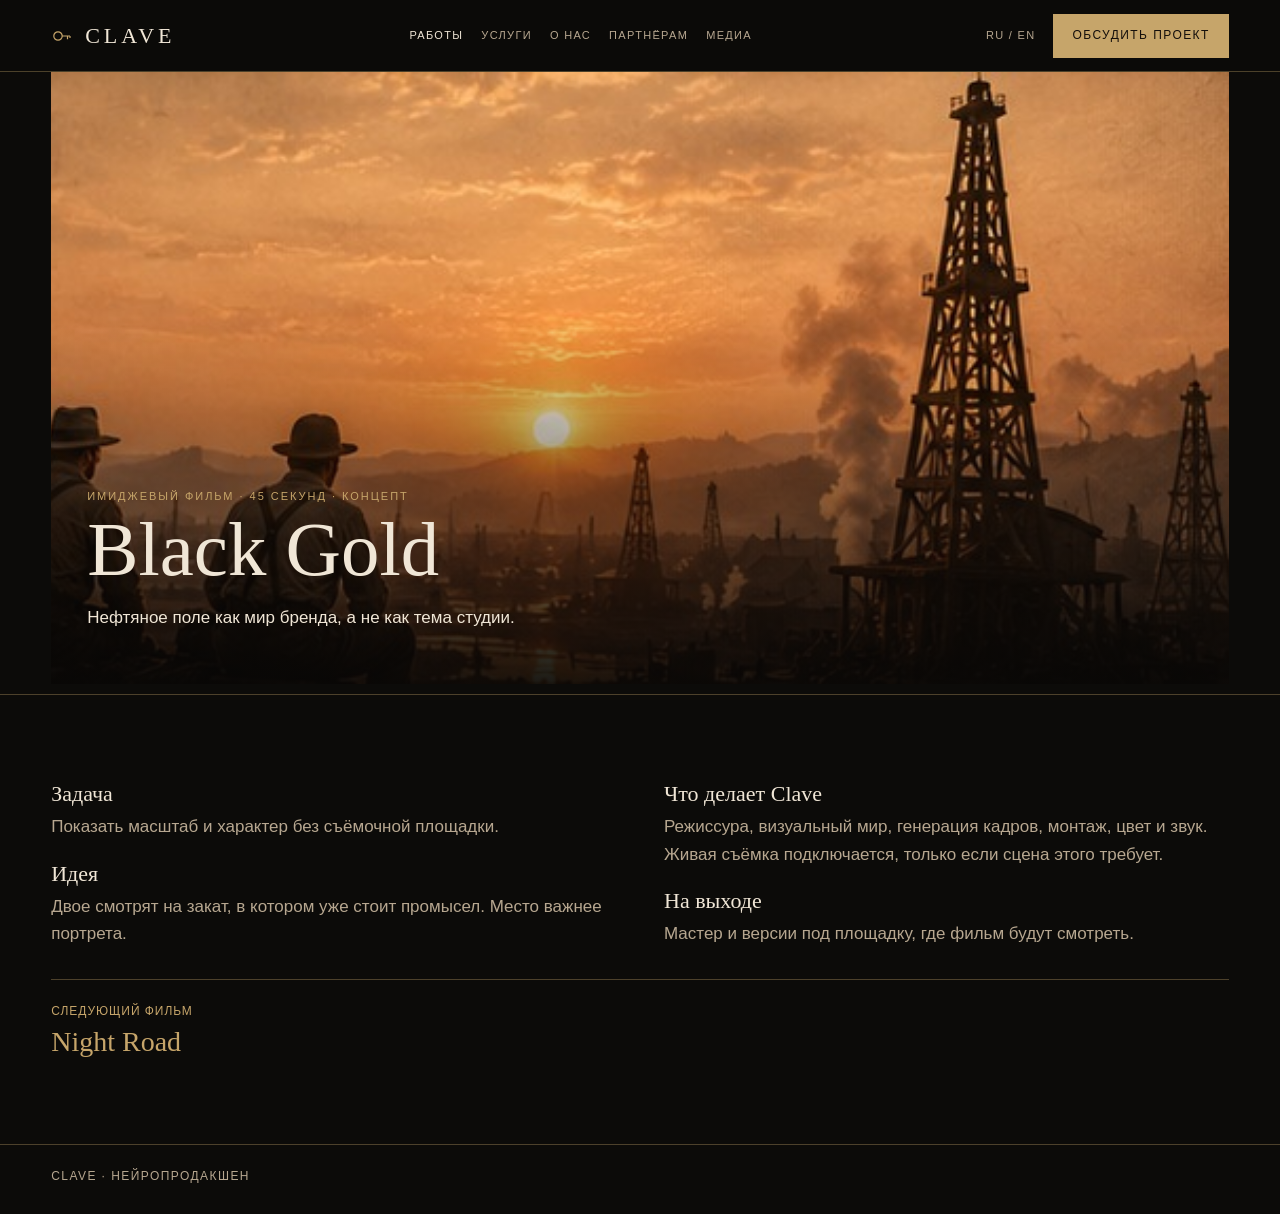
<file: site/black-gold.html>
<!doctype html>
<html lang="ru">
<head>
<meta charset="utf-8">
<meta name="viewport" content="width=device-width, initial-scale=1">
<title>Clave — Black Gold</title>
<link rel="stylesheet" href="css/site.css">
</head>
<body>
<header class="top">
  <a class="brand" href="index.html" aria-label="Clave">
    <svg width="22" height="22" viewBox="0 0 22 22" aria-hidden="true"><circle cx="7" cy="11" r="4.2" fill="none" stroke="#c6a56a" stroke-width="1.2"/><path d="M11 11h8M16.5 11v3.2M19 11v2" fill="none" stroke="#c6a56a" stroke-width="1.2"/></svg>
    CLAVE
  </a>
  <nav class="nav">
    <a href="work.html" aria-current="page" data-ru="Работы" data-en="Work">Работы</a>
    <a href="services.html" data-ru="Услуги" data-en="Services">Услуги</a>
    <a href="studio.html" data-ru="О нас" data-en="About">О нас</a>
    <a href="partners.html" data-ru="Партнёрам" data-en="Partners">Партнёрам</a>
    <a href="media.html" data-ru="Медиа" data-en="Media">Медиа</a>
  </nav>
  <div class="right">
    <button class="lang" id="lang" type="button">RU / EN</button>
    <a class="solid" href="contact.html" data-ru="Обсудить проект" data-en="Start a project">Обсудить проект</a>
  </div>
</header>
<main>
  <section class="film" style="background-image:url('media/black-gold.jpg')">
    <div class="film-copy">
      <div class="kicker" data-ru="Имиджевый фильм · 45 секунд · концепт" data-en="Brand film · 45 seconds · concept">Имиджевый фильм · 45 секунд · концепт</div>
      <h1>Black Gold</h1>
      <p data-ru="Нефтяное поле как мир бренда, а не как тема студии." data-en="An oilfield as a brand’s world, not as the studio’s subject.">Нефтяное поле как мир бренда, а не как тема студии.</p>
    </div>
  </section>
  <section class="section">
    <div class="columns">
      <div>
        <h2 data-ru="Задача" data-en="The task">Задача</h2>
        <p data-ru="Показать масштаб и характер без съёмочной площадки." data-en="Show scale and character without a set.">Показать масштаб и характер без съёмочной площадки.</p>
        <h2 data-ru="Идея" data-en="The idea">Идея</h2>
        <p data-ru="Двое смотрят на закат, в котором уже стоит промысел. Место важнее портрета." data-en="Two people watch a sunset that already holds the field. The place matters more than the portrait.">Двое смотрят на закат, в котором уже стоит промысел. Место важнее портрета.</p>
      </div>
      <div>
        <h2 data-ru="Что делает Clave" data-en="What Clave does">Что делает Clave</h2>
        <p data-ru="Режиссура, визуальный мир, генерация кадров, монтаж, цвет и звук. Живая съёмка подключается, только если сцена этого требует." data-en="Direction, the visual world, frame generation, edit, grade and sound. Live action is added only when a scene needs it.">Режиссура, визуальный мир, генерация кадров, монтаж, цвет и звук. Живая съёмка подключается, только если сцена этого требует.</p>
        <h2 data-ru="На выходе" data-en="What you receive">На выходе</h2>
        <p data-ru="Мастер и версии под площадку, где фильм будут смотреть." data-en="A master and versions for the place the film will be seen.">Мастер и версии под площадку, где фильм будут смотреть.</p>
      </div>
    </div>
    <a class="next" href="night-road.html"><span data-ru="Следующий фильм" data-en="Next film">Следующий фильм</span><strong>Night Road</strong></a>
  </section>
</main>
<footer class="foot"><span>Clave · <span data-ru="нейропродакшен" data-en="AI film production">нейропродакшен</span></span></footer>
<script src="js/site.js"></script>
</body>
</html>
</file>
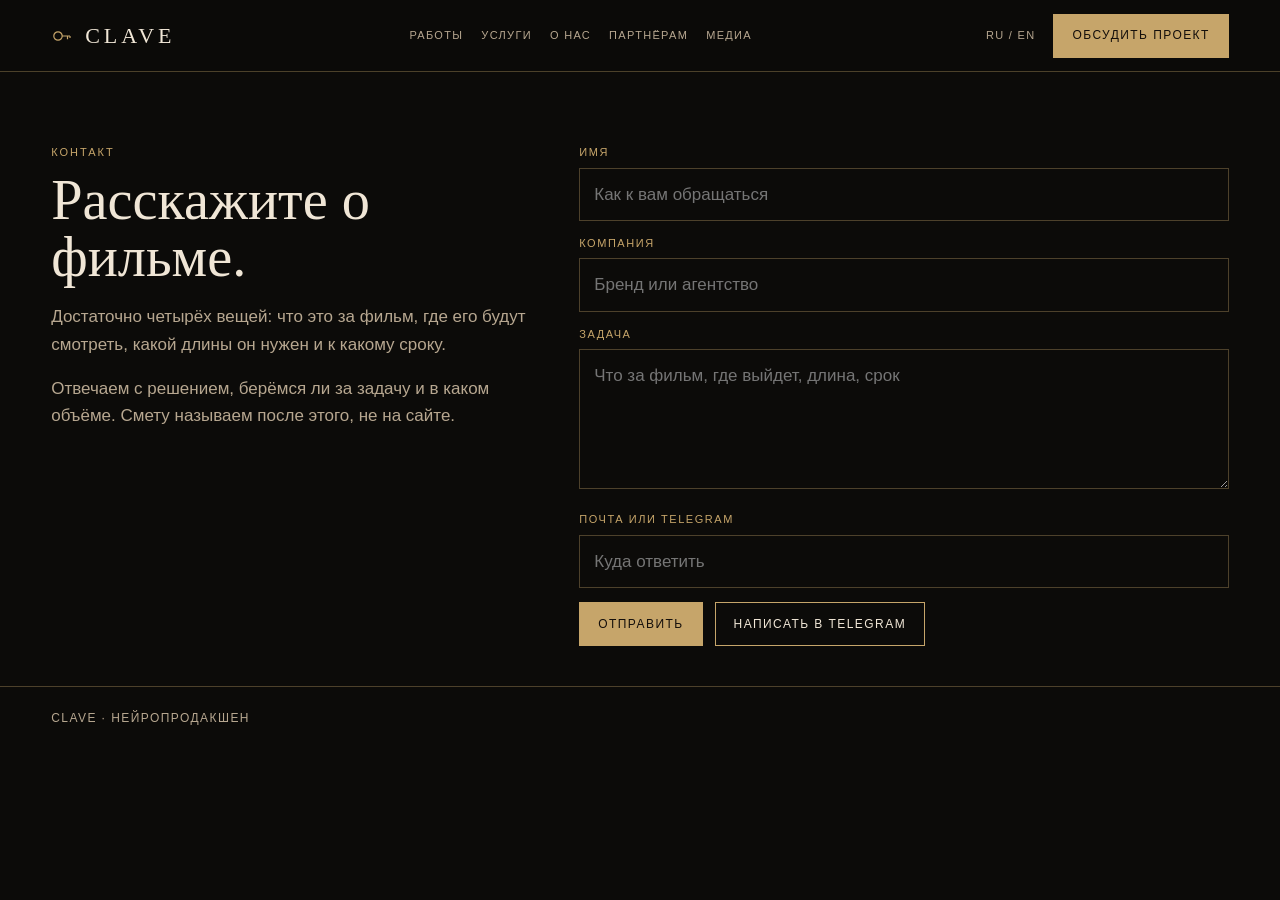
<file: site/contact.html>
<!doctype html>
<html lang="ru">
<head>
<meta charset="utf-8">
<meta name="viewport" content="width=device-width, initial-scale=1">
<title>Clave — Контакт</title>
<link rel="stylesheet" href="css/site.css">
</head>
<body>
<header class="top">
  <a class="brand" href="index.html" aria-label="Clave">
    <svg width="22" height="22" viewBox="0 0 22 22" aria-hidden="true"><circle cx="7" cy="11" r="4.2" fill="none" stroke="#c6a56a" stroke-width="1.2"/><path d="M11 11h8M16.5 11v3.2M19 11v2" fill="none" stroke="#c6a56a" stroke-width="1.2"/></svg>
    CLAVE
  </a>
  <nav class="nav">
    <a href="work.html" data-ru="Работы" data-en="Work">Работы</a>
    <a href="services.html" data-ru="Услуги" data-en="Services">Услуги</a>
    <a href="studio.html" data-ru="О нас" data-en="About">О нас</a>
    <a href="partners.html" data-ru="Партнёрам" data-en="Partners">Партнёрам</a>
    <a href="media.html" data-ru="Медиа" data-en="Media">Медиа</a>
  </nav>
  <div class="right">
    <button class="lang" id="lang" type="button">RU / EN</button>
    <a class="solid" href="contact.html" data-ru="Обсудить проект" data-en="Start a project">Обсудить проект</a>
  </div>
</header>
<main class="page">
  <div class="contact">
    <div>
      <div class="kicker" data-ru="Контакт" data-en="Contact">Контакт</div>
      <h1 class="page-title" data-ru="Расскажите о фильме." data-en="Tell us about the film.">Расскажите о фильме.</h1>
      <p class="lede" data-ru="Достаточно четырёх вещей: что это за фильм, где его будут смотреть, какой длины он нужен и к какому сроку." data-en="Four things are enough: what the film is, where it will be seen, how long it should be, and when it is needed.">Достаточно четырёх вещей: что это за фильм, где его будут смотреть, какой длины он нужен и к какому сроку.</p>
      <p class="fine" data-ru="Отвечаем с решением, берёмся ли за задачу и в каком объёме. Смету называем после этого, не на сайте." data-en="We answer with a decision: whether we take the task, and in what scope. The estimate comes after that, not on the site.">Отвечаем с решением, берёмся ли за задачу и в каком объёме. Смету называем после этого, не на сайте.</p>
    </div>
    <div>
      <form id="brief">
        <label><span data-ru="Имя" data-en="Name">Имя</span><input name="name" data-ru-placeholder="Как к вам обращаться" data-en-placeholder="What should we call you" placeholder="Как к вам обращаться"></label>
        <label><span data-ru="Компания" data-en="Company">Компания</span><input name="company" data-ru-placeholder="Бренд или агентство" data-en-placeholder="Brand or agency" placeholder="Бренд или агентство"></label>
        <label><span data-ru="Задача" data-en="The task">Задача</span><textarea name="task" data-ru-placeholder="Что за фильм, где выйдет, длина, срок" data-en-placeholder="What the film is, where it will run, length, deadline" placeholder="Что за фильм, где выйдет, длина, срок"></textarea></label>
        <label><span data-ru="Почта или Telegram" data-en="Email or Telegram">Почта или Telegram</span><input name="contact" data-ru-placeholder="Куда ответить" data-en-placeholder="Where to reply" placeholder="Куда ответить"></label>
        <p class="form-error" id="form-error" hidden data-ru="Нужны имя, задача и способ связи." data-en="Name, the task, and a way to reply are required.">Нужны имя, задача и способ связи.</p>
        <div class="form-actions">
          <button class="solid" type="submit" data-ru="Отправить" data-en="Send">Отправить</button>
          <a class="outline" id="telegram" href="#" data-ru="Написать в Telegram" data-en="Write on Telegram">Написать в Telegram</a>
        </div>
        <p class="pending" id="telegram-note" hidden data-ru="Ссылка на Telegram встанет сюда." data-en="The Telegram link will go here.">Ссылка на Telegram встанет сюда.</p>
      </form>
      <p class="sent" id="sent" hidden data-ru="Получили. Вернёмся с ответом." data-en="Received. We’ll come back with an answer.">Получили. Вернёмся с ответом.</p>
    </div>
  </div>
</main>
<footer class="foot"><span>Clave · <span data-ru="нейропродакшен" data-en="AI film production">нейропродакшен</span></span></footer>
<script src="js/site.js"></script>
</body>
</html>
</file>
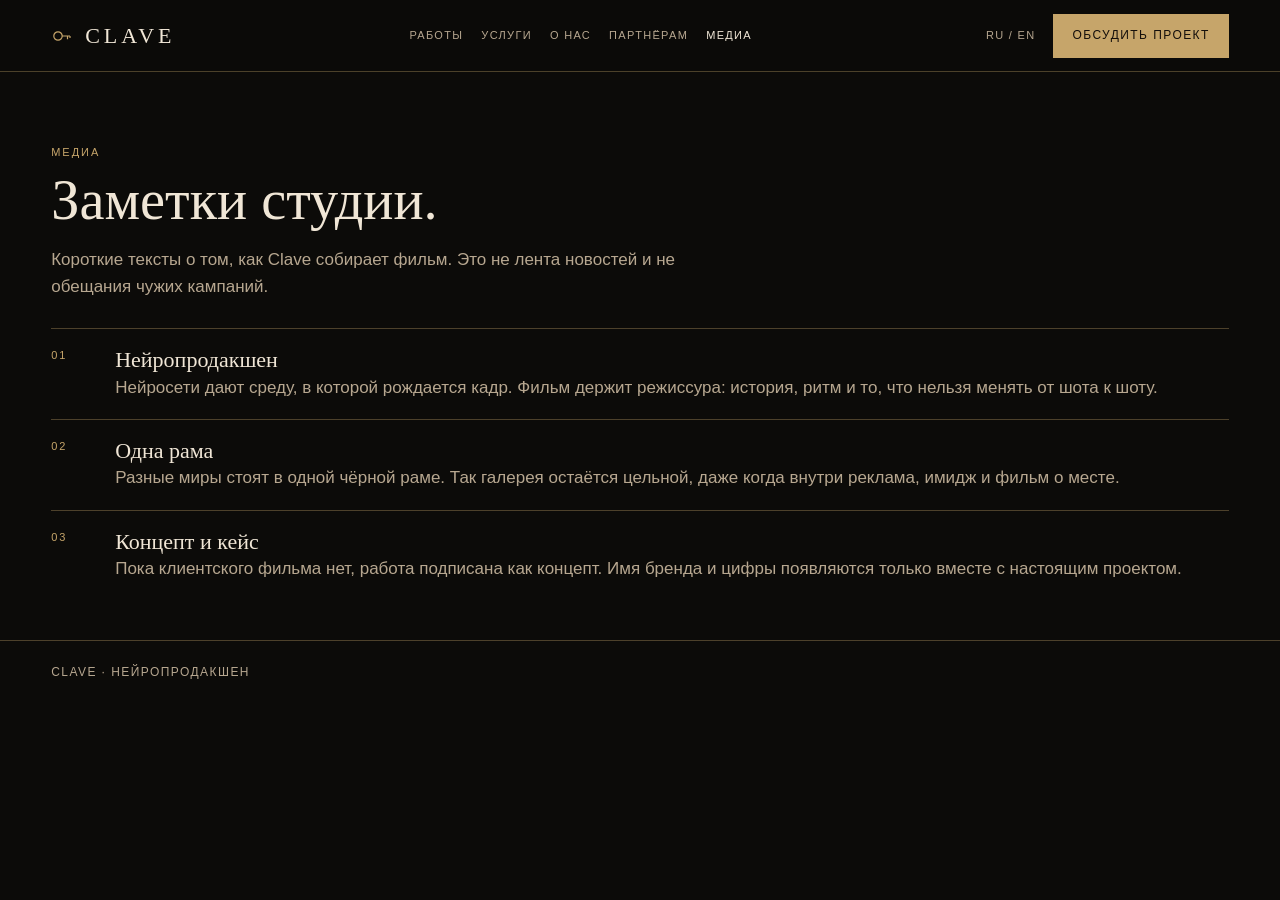
<file: site/media.html>
<!doctype html>
<html lang="ru">
<head>
<meta charset="utf-8">
<meta name="viewport" content="width=device-width, initial-scale=1">
<title>Clave — Медиа</title>
<link rel="stylesheet" href="css/site.css">
</head>
<body>
<header class="top">
  <a class="brand" href="index.html" aria-label="Clave">
    <svg width="22" height="22" viewBox="0 0 22 22" aria-hidden="true"><circle cx="7" cy="11" r="4.2" fill="none" stroke="#c6a56a" stroke-width="1.2"/><path d="M11 11h8M16.5 11v3.2M19 11v2" fill="none" stroke="#c6a56a" stroke-width="1.2"/></svg>
    CLAVE
  </a>
  <nav class="nav">
    <a href="work.html" data-ru="Работы" data-en="Work">Работы</a>
    <a href="services.html" data-ru="Услуги" data-en="Services">Услуги</a>
    <a href="studio.html" data-ru="О нас" data-en="About">О нас</a>
    <a href="partners.html" data-ru="Партнёрам" data-en="Partners">Партнёрам</a>
    <a href="media.html" aria-current="page" data-ru="Медиа" data-en="Media">Медиа</a>
  </nav>
  <div class="right">
    <button class="lang" id="lang" type="button">RU / EN</button>
    <a class="solid" href="contact.html" data-ru="Обсудить проект" data-en="Start a project">Обсудить проект</a>
  </div>
</header>
<main class="page">
  <div class="kicker" data-ru="Медиа" data-en="Media">Медиа</div>
  <h1 class="page-title" data-ru="Заметки студии." data-en="Notes from the studio.">Заметки студии.</h1>
  <p class="lede" data-ru="Короткие тексты о том, как Clave собирает фильм. Это не лента новостей и не обещания чужих кампаний." data-en="Short notes on how Clave makes a film. This is not a news feed, and not promises about other people’s campaigns.">Короткие тексты о том, как Clave собирает фильм. Это не лента новостей и не обещания чужих кампаний.</p>
  <div class="lines" style="margin-top:28px">
    <article class="line"><span class="num">01</span><p><strong data-ru="Нейропродакшен" data-en="AI production">Нейропродакшен</strong> <span data-ru="Нейросети дают среду, в которой рождается кадр. Фильм держит режиссура: история, ритм и то, что нельзя менять от шота к шоту." data-en="AI gives the environment in which a frame is born. Direction holds the film: the story, the rhythm, and what must not change from shot to shot.">Нейросети дают среду, в которой рождается кадр. Фильм держит режиссура: история, ритм и то, что нельзя менять от шота к шоту.</span></p></article>
    <article class="line"><span class="num">02</span><p><strong data-ru="Одна рама" data-en="One frame">Одна рама</strong> <span data-ru="Разные миры стоят в одной чёрной раме. Так галерея остаётся цельной, даже когда внутри реклама, имидж и фильм о месте." data-en="Different worlds sit in one black frame. The gallery stays whole, even when the films inside are a commercial, a brand piece, and a film about a place.">Разные миры стоят в одной чёрной раме. Так галерея остаётся цельной, даже когда внутри реклама, имидж и фильм о месте.</span></p></article>
    <article class="line"><span class="num">03</span><p><strong data-ru="Концепт и кейс" data-en="Concept and case">Концепт и кейс</strong> <span data-ru="Пока клиентского фильма нет, работа подписана как концепт. Имя бренда и цифры появляются только вместе с настоящим проектом." data-en="Until there is a client film, the work is labeled a concept. A brand name and numbers appear only with a real project.">Пока клиентского фильма нет, работа подписана как концепт. Имя бренда и цифры появляются только вместе с настоящим проектом.</span></p></article>
  </div>
</main>
<footer class="foot"><span>Clave · <span data-ru="нейропродакшен" data-en="AI film production">нейропродакшен</span></span></footer>
<script src="js/site.js"></script>
</body>
</html>
</file>
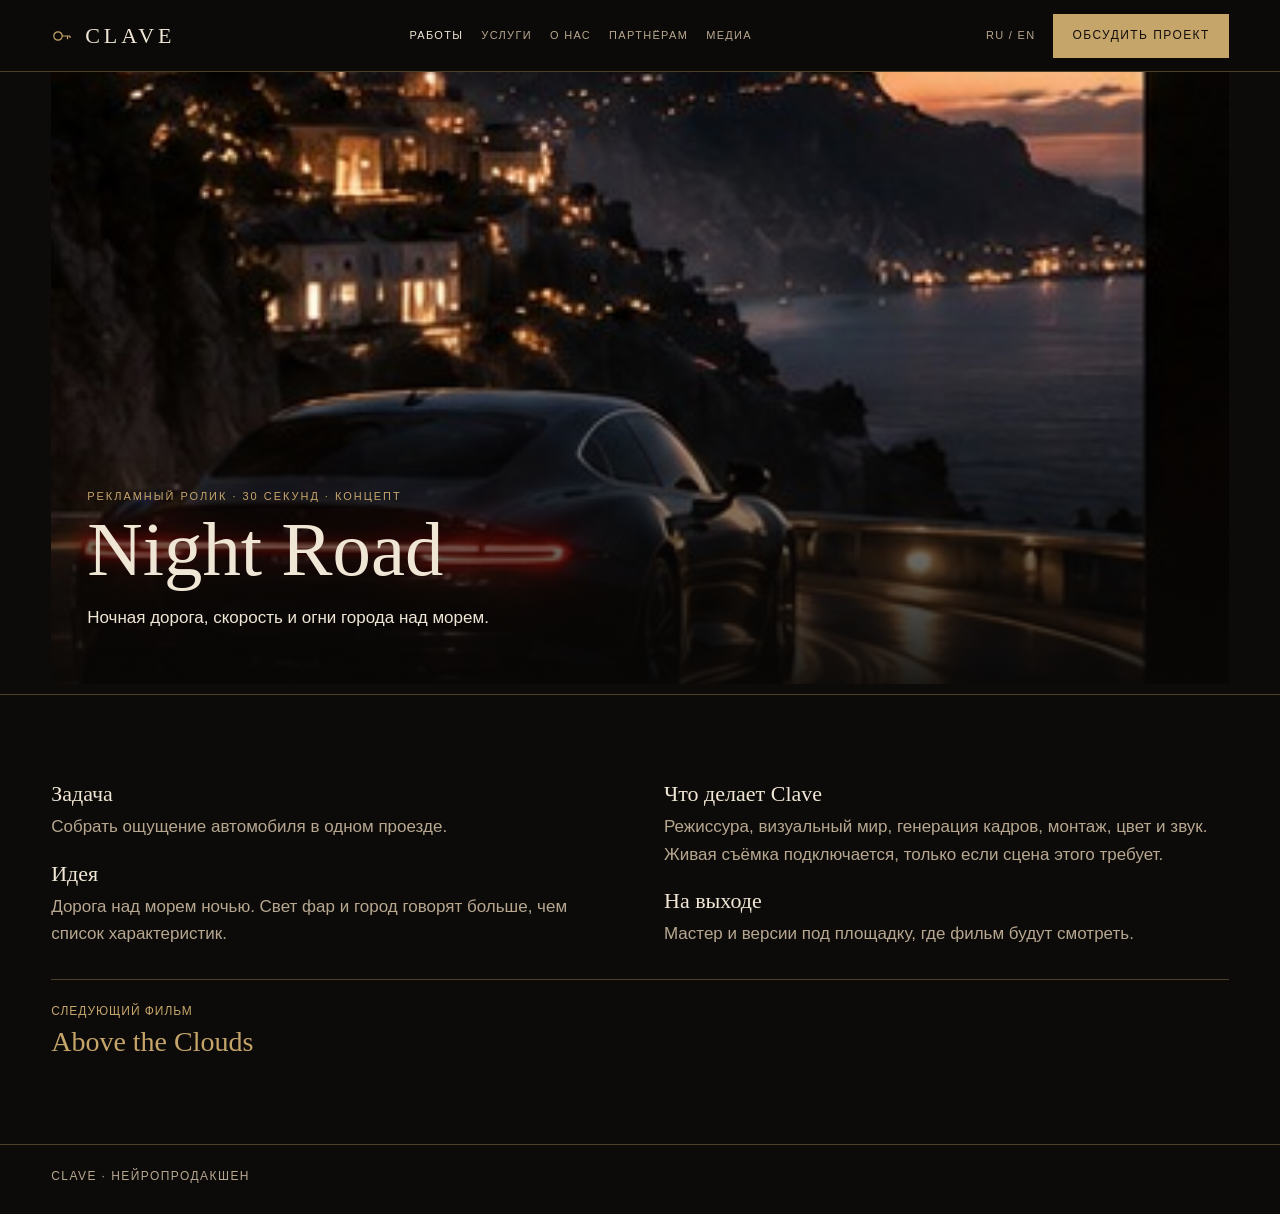
<file: site/night-road.html>
<!doctype html>
<html lang="ru">
<head>
<meta charset="utf-8">
<meta name="viewport" content="width=device-width, initial-scale=1">
<title>Clave — Night Road</title>
<link rel="stylesheet" href="css/site.css">
</head>
<body>
<header class="top">
  <a class="brand" href="index.html" aria-label="Clave">
    <svg width="22" height="22" viewBox="0 0 22 22" aria-hidden="true"><circle cx="7" cy="11" r="4.2" fill="none" stroke="#c6a56a" stroke-width="1.2"/><path d="M11 11h8M16.5 11v3.2M19 11v2" fill="none" stroke="#c6a56a" stroke-width="1.2"/></svg>
    CLAVE
  </a>
  <nav class="nav">
    <a href="work.html" aria-current="page" data-ru="Работы" data-en="Work">Работы</a>
    <a href="services.html" data-ru="Услуги" data-en="Services">Услуги</a>
    <a href="studio.html" data-ru="О нас" data-en="About">О нас</a>
    <a href="partners.html" data-ru="Партнёрам" data-en="Partners">Партнёрам</a>
    <a href="media.html" data-ru="Медиа" data-en="Media">Медиа</a>
  </nav>
  <div class="right">
    <button class="lang" id="lang" type="button">RU / EN</button>
    <a class="solid" href="contact.html" data-ru="Обсудить проект" data-en="Start a project">Обсудить проект</a>
  </div>
</header>
<main>
  <section class="film" style="background-image:url('media/night-road.jpg')">
    <div class="film-copy">
      <div class="kicker" data-ru="Рекламный ролик · 30 секунд · концепт" data-en="Commercial · 30 seconds · concept">Рекламный ролик · 30 секунд · концепт</div>
      <h1>Night Road</h1>
      <p data-ru="Ночная дорога, скорость и огни города над морем." data-en="A night road, speed, and city lights above the sea.">Ночная дорога, скорость и огни города над морем.</p>
    </div>
  </section>
  <section class="section">
    <div class="columns">
      <div>
        <h2 data-ru="Задача" data-en="The task">Задача</h2>
        <p data-ru="Собрать ощущение автомобиля в одном проезде." data-en="Hold the feeling of the car in a single drive.">Собрать ощущение автомобиля в одном проезде.</p>
        <h2 data-ru="Идея" data-en="The idea">Идея</h2>
        <p data-ru="Дорога над морем ночью. Свет фар и город говорят больше, чем список характеристик." data-en="A road above the sea at night. Headlights and the city say more than a list of features.">Дорога над морем ночью. Свет фар и город говорят больше, чем список характеристик.</p>
      </div>
      <div>
        <h2 data-ru="Что делает Clave" data-en="What Clave does">Что делает Clave</h2>
        <p data-ru="Режиссура, визуальный мир, генерация кадров, монтаж, цвет и звук. Живая съёмка подключается, только если сцена этого требует." data-en="Direction, the visual world, frame generation, edit, grade and sound. Live action is added only when a scene needs it.">Режиссура, визуальный мир, генерация кадров, монтаж, цвет и звук. Живая съёмка подключается, только если сцена этого требует.</p>
        <h2 data-ru="На выходе" data-en="What you receive">На выходе</h2>
        <p data-ru="Мастер и версии под площадку, где фильм будут смотреть." data-en="A master and versions for the place the film will be seen.">Мастер и версии под площадку, где фильм будут смотреть.</p>
      </div>
    </div>
    <a class="next" href="above-the-clouds.html"><span data-ru="Следующий фильм" data-en="Next film">Следующий фильм</span><strong>Above the Clouds</strong></a>
  </section>
</main>
<footer class="foot"><span>Clave · <span data-ru="нейропродакшен" data-en="AI film production">нейропродакшен</span></span></footer>
<script src="js/site.js"></script>
</body>
</html>
</file>
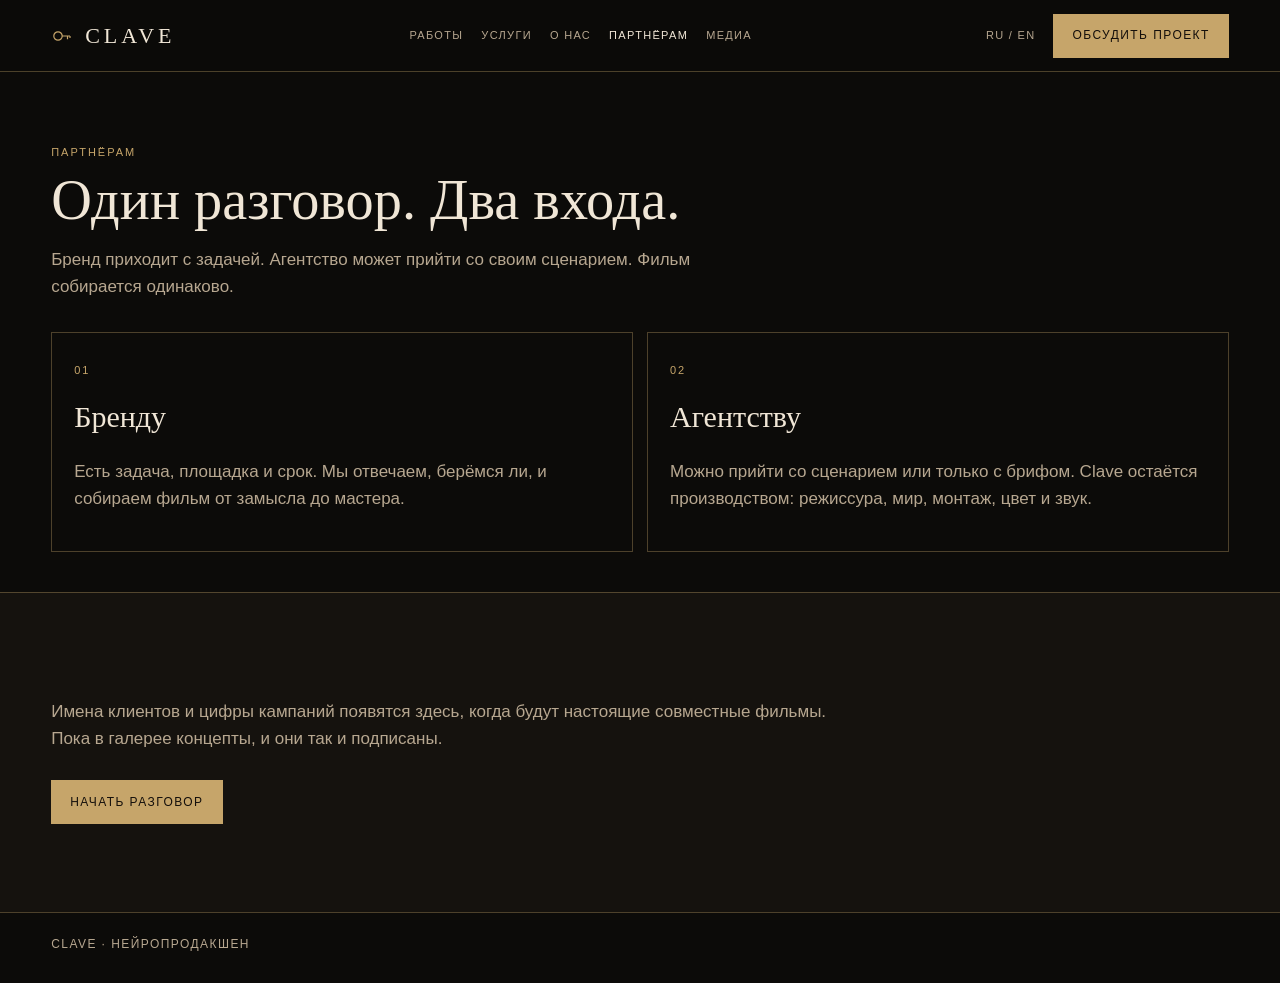
<file: site/partners.html>
<!doctype html>
<html lang="ru">
<head>
<meta charset="utf-8">
<meta name="viewport" content="width=device-width, initial-scale=1">
<title>Clave — Партнёрам</title>
<link rel="stylesheet" href="css/site.css">
</head>
<body>
<header class="top">
  <a class="brand" href="index.html" aria-label="Clave">
    <svg width="22" height="22" viewBox="0 0 22 22" aria-hidden="true"><circle cx="7" cy="11" r="4.2" fill="none" stroke="#c6a56a" stroke-width="1.2"/><path d="M11 11h8M16.5 11v3.2M19 11v2" fill="none" stroke="#c6a56a" stroke-width="1.2"/></svg>
    CLAVE
  </a>
  <nav class="nav">
    <a href="work.html" data-ru="Работы" data-en="Work">Работы</a>
    <a href="services.html" data-ru="Услуги" data-en="Services">Услуги</a>
    <a href="studio.html" data-ru="О нас" data-en="About">О нас</a>
    <a href="partners.html" aria-current="page" data-ru="Партнёрам" data-en="Partners">Партнёрам</a>
    <a href="media.html" data-ru="Медиа" data-en="Media">Медиа</a>
  </nav>
  <div class="right">
    <button class="lang" id="lang" type="button">RU / EN</button>
    <a class="solid" href="contact.html" data-ru="Обсудить проект" data-en="Start a project">Обсудить проект</a>
  </div>
</header>
<main>
  <section class="page">
    <div class="kicker" data-ru="Партнёрам" data-en="Partners">Партнёрам</div>
    <h1 class="page-title" data-ru="Один разговор. Два входа." data-en="One conversation. Two ways in.">Один разговор. Два входа.</h1>
    <p class="lede" data-ru="Бренд приходит с задачей. Агентство может прийти со своим сценарием. Фильм собирается одинаково." data-en="A brand arrives with a task. An agency may arrive with its own script. The film is made the same way.">Бренд приходит с задачей. Агентство может прийти со своим сценарием. Фильм собирается одинаково.</p>
    <div class="services" style="margin-top:32px">
      <article class="card"><span class="num">01</span><h2 data-ru="Бренду" data-en="For a brand">Бренду</h2><p data-ru="Есть задача, площадка и срок. Мы отвечаем, берёмся ли, и собираем фильм от замысла до мастера." data-en="You have a task, a platform, and a deadline. We say whether we take it, and make the film from the idea to the master.">Есть задача, площадка и срок. Мы отвечаем, берёмся ли, и собираем фильм от замысла до мастера.</p></article>
      <article class="card"><span class="num">02</span><h2 data-ru="Агентству" data-en="For an agency">Агентству</h2><p data-ru="Можно прийти со сценарием или только с брифом. Clave остаётся производством: режиссура, мир, монтаж, цвет и звук." data-en="Come with a script, or only with a brief. Clave stays the production: direction, the world, the edit, grade and sound.">Можно прийти со сценарием или только с брифом. Clave остаётся производством: режиссура, мир, монтаж, цвет и звук.</p></article>
    </div>
  </section>
  <section class="section band">
    <p class="fine" data-ru="Имена клиентов и цифры кампаний появятся здесь, когда будут настоящие совместные фильмы. Пока в галерее концепты, и они так и подписаны." data-en="Client names and campaign numbers will appear here when there are real films made together. The gallery holds concepts for now, and they are labeled as such.">Имена клиентов и цифры кампаний появятся здесь, когда будут настоящие совместные фильмы. Пока в галерее концепты, и они так и подписаны.</p>
    <div class="actions"><a class="solid" href="contact.html" data-ru="Начать разговор" data-en="Start a conversation">Начать разговор</a></div>
  </section>
</main>
<footer class="foot"><span>Clave · <span data-ru="нейропродакшен" data-en="AI film production">нейропродакшен</span></span></footer>
<script src="js/site.js"></script>
</body>
</html>
</file>
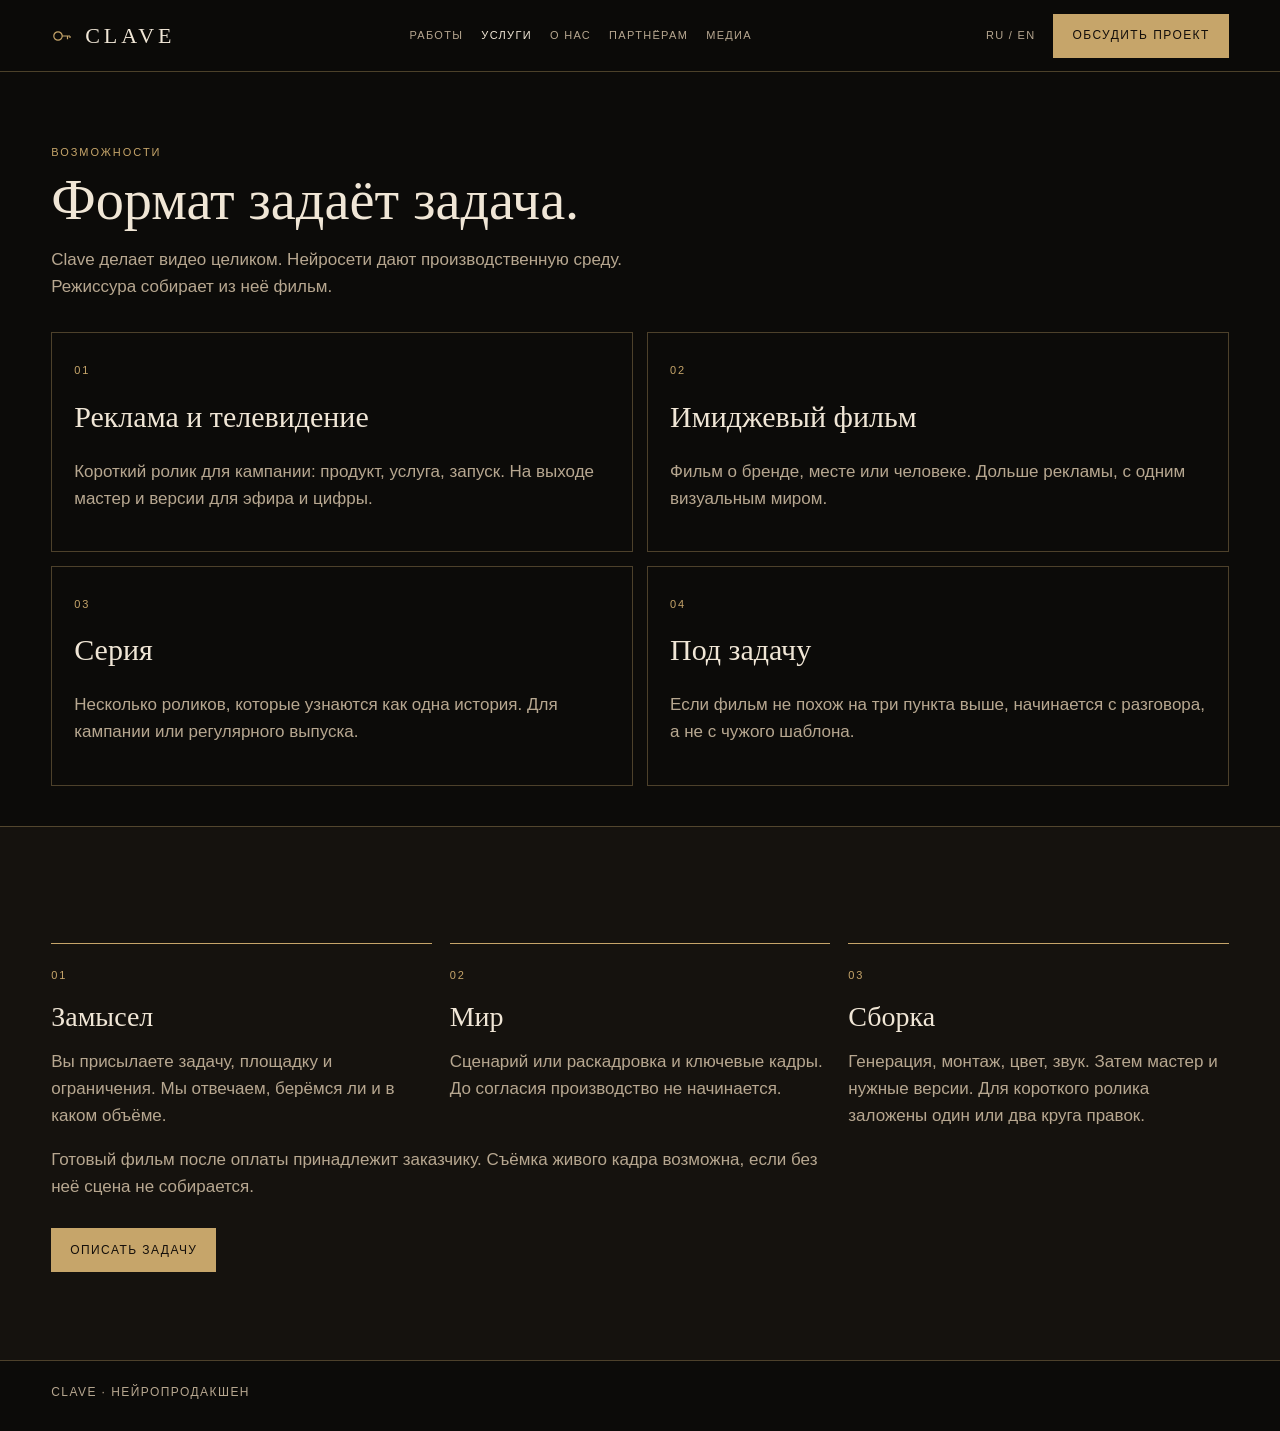
<file: site/services.html>
<!doctype html>
<html lang="ru">
<head>
<meta charset="utf-8">
<meta name="viewport" content="width=device-width, initial-scale=1">
<title>Clave — Услуги</title>
<link rel="stylesheet" href="css/site.css">
</head>
<body>
<header class="top">
  <a class="brand" href="index.html" aria-label="Clave">
    <svg width="22" height="22" viewBox="0 0 22 22" aria-hidden="true"><circle cx="7" cy="11" r="4.2" fill="none" stroke="#c6a56a" stroke-width="1.2"/><path d="M11 11h8M16.5 11v3.2M19 11v2" fill="none" stroke="#c6a56a" stroke-width="1.2"/></svg>
    CLAVE
  </a>
  <nav class="nav">
    <a href="work.html" data-ru="Работы" data-en="Work">Работы</a>
    <a href="services.html" aria-current="page" data-ru="Услуги" data-en="Services">Услуги</a>
    <a href="studio.html" data-ru="О нас" data-en="About">О нас</a>
    <a href="partners.html" data-ru="Партнёрам" data-en="Partners">Партнёрам</a>
    <a href="media.html" data-ru="Медиа" data-en="Media">Медиа</a>
  </nav>
  <div class="right">
    <button class="lang" id="lang" type="button">RU / EN</button>
    <a class="solid" href="contact.html" data-ru="Обсудить проект" data-en="Start a project">Обсудить проект</a>
  </div>
</header>
<main>
  <section class="page">
    <div class="kicker" data-ru="Возможности" data-en="Capabilities">Возможности</div>
    <h1 class="page-title" data-ru="Формат задаёт задача." data-en="The task sets the format.">Формат задаёт задача.</h1>
    <p class="lede" data-ru="Clave делает видео целиком. Нейросети дают производственную среду. Режиссура собирает из неё фильм." data-en="Clave makes the film as a whole. AI is the production environment. Direction turns it into a film.">Clave делает видео целиком. Нейросети дают производственную среду. Режиссура собирает из неё фильм.</p>
    <div class="services" style="margin-top:32px">
      <article class="card"><span class="num">01</span><h2 data-ru="Реклама и телевидение" data-en="Advertising and television">Реклама и телевидение</h2><p data-ru="Короткий ролик для кампании: продукт, услуга, запуск. На выходе мастер и версии для эфира и цифры." data-en="A short film for a campaign: a product, a service, a launch. You receive a master and versions for broadcast and digital.">Короткий ролик для кампании: продукт, услуга, запуск. На выходе мастер и версии для эфира и цифры.</p></article>
      <article class="card"><span class="num">02</span><h2 data-ru="Имиджевый фильм" data-en="Brand film">Имиджевый фильм</h2><p data-ru="Фильм о бренде, месте или человеке. Дольше рекламы, с одним визуальным миром." data-en="A film about a brand, a place, or a person. Longer than a commercial, with one visual world.">Фильм о бренде, месте или человеке. Дольше рекламы, с одним визуальным миром.</p></article>
      <article class="card"><span class="num">03</span><h2 data-ru="Серия" data-en="A series">Серия</h2><p data-ru="Несколько роликов, которые узнаются как одна история. Для кампании или регулярного выпуска." data-en="Several films that read as one story. For a campaign or a regular run.">Несколько роликов, которые узнаются как одна история. Для кампании или регулярного выпуска.</p></article>
      <article class="card"><span class="num">04</span><h2 data-ru="Под задачу" data-en="For the task">Под задачу</h2><p data-ru="Если фильм не похож на три пункта выше, начинается с разговора, а не с чужого шаблона." data-en="If the film does not match the three above, it starts with a conversation, not with someone else’s template.">Если фильм не похож на три пункта выше, начинается с разговора, а не с чужого шаблона.</p></article>
    </div>
  </section>
  <section class="section band">
    <div class="steps">
      <article class="step"><span class="num">01</span><h3 data-ru="Замысел" data-en="The idea">Замысел</h3><p data-ru="Вы присылаете задачу, площадку и ограничения. Мы отвечаем, берёмся ли и в каком объёме." data-en="You send the task, the platform, and the limits. We answer whether we take it, and in what scope.">Вы присылаете задачу, площадку и ограничения. Мы отвечаем, берёмся ли и в каком объёме.</p></article>
      <article class="step"><span class="num">02</span><h3 data-ru="Мир" data-en="The world">Мир</h3><p data-ru="Сценарий или раскадровка и ключевые кадры. До согласия производство не начинается." data-en="A script or a storyboard, and the key frames. Production does not start before agreement.">Сценарий или раскадровка и ключевые кадры. До согласия производство не начинается.</p></article>
      <article class="step"><span class="num">03</span><h3 data-ru="Сборка" data-en="The assembly">Сборка</h3><p data-ru="Генерация, монтаж, цвет, звук. Затем мастер и нужные версии. Для короткого ролика заложены один или два круга правок." data-en="Generation, edit, grade, sound. Then the master and the versions you need. A short film includes one or two rounds of changes.">Генерация, монтаж, цвет, звук. Затем мастер и нужные версии. Для короткого ролика заложены один или два круга правок.</p></article>
    </div>
    <p class="fine" data-ru="Готовый фильм после оплаты принадлежит заказчику. Съёмка живого кадра возможна, если без неё сцена не собирается." data-en="After payment, the finished film belongs to the client. A live-action shot is possible when the scene cannot be made without it.">Готовый фильм после оплаты принадлежит заказчику. Съёмка живого кадра возможна, если без неё сцена не собирается.</p>
    <div class="actions"><a class="solid" href="contact.html" data-ru="Описать задачу" data-en="Describe the task">Описать задачу</a></div>
  </section>
</main>
<footer class="foot"><span>Clave · <span data-ru="нейропродакшен" data-en="AI film production">нейропродакшен</span></span></footer>
<script src="js/site.js"></script>
</body>
</html>
</file>
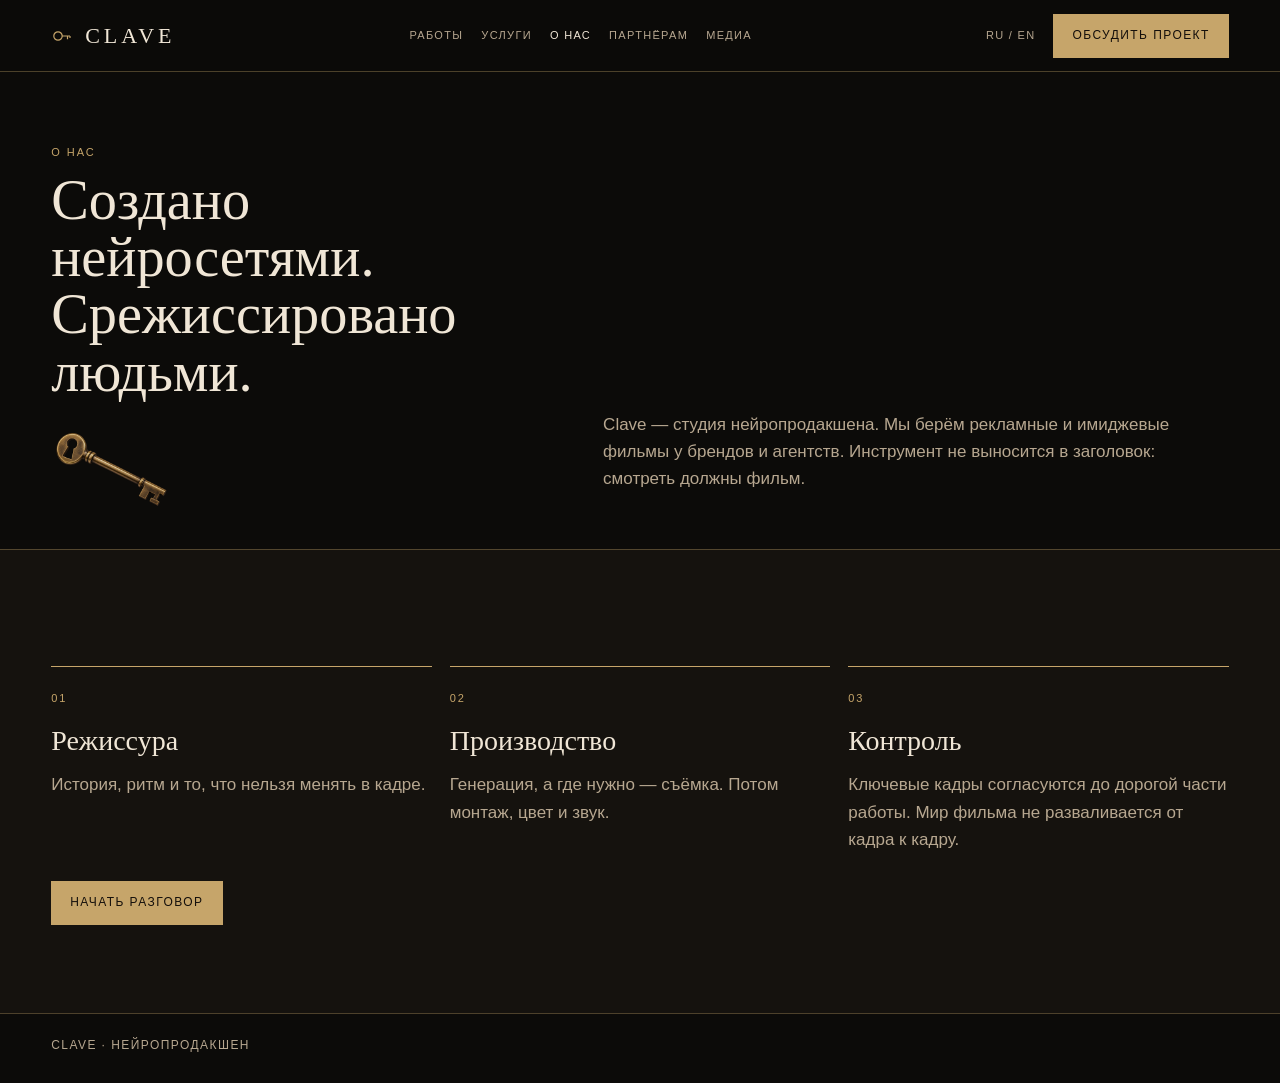
<file: site/studio.html>
<!doctype html>
<html lang="ru">
<head>
<meta charset="utf-8">
<meta name="viewport" content="width=device-width, initial-scale=1">
<title>Clave — О нас</title>
<link rel="stylesheet" href="css/site.css">
</head>
<body>
<header class="top">
  <a class="brand" href="index.html" aria-label="Clave">
    <svg width="22" height="22" viewBox="0 0 22 22" aria-hidden="true"><circle cx="7" cy="11" r="4.2" fill="none" stroke="#c6a56a" stroke-width="1.2"/><path d="M11 11h8M16.5 11v3.2M19 11v2" fill="none" stroke="#c6a56a" stroke-width="1.2"/></svg>
    CLAVE
  </a>
  <nav class="nav">
    <a href="work.html" data-ru="Работы" data-en="Work">Работы</a>
    <a href="services.html" data-ru="Услуги" data-en="Services">Услуги</a>
    <a href="studio.html" aria-current="page" data-ru="О нас" data-en="About">О нас</a>
    <a href="partners.html" data-ru="Партнёрам" data-en="Partners">Партнёрам</a>
    <a href="media.html" data-ru="Медиа" data-en="Media">Медиа</a>
  </nav>
  <div class="right">
    <button class="lang" id="lang" type="button">RU / EN</button>
    <a class="solid" href="contact.html" data-ru="Обсудить проект" data-en="Start a project">Обсудить проект</a>
  </div>
</header>
<main>
  <section class="page">
    <div class="studio">
      <div>
        <div class="kicker" data-ru="О нас" data-en="About">О нас</div>
        <h1 class="page-title" data-ru="Создано нейросетями. Срежиссировано людьми." data-en="Made with AI. Directed by people.">Создано нейросетями. Срежиссировано людьми.</h1>
        <img class="key" src="media/key.png" alt="" width="120">
      </div>
      <p class="lede" data-ru="Clave — студия нейропродакшена. Мы берём рекламные и имиджевые фильмы у брендов и агентств. Инструмент не выносится в заголовок: смотреть должны фильм." data-en="Clave is an AI film studio. We make commercials and brand films for brands and agencies. The tool is not the headline: the film is what people should watch.">Clave — студия нейропродакшена. Мы берём рекламные и имиджевые фильмы у брендов и агентств. Инструмент не выносится в заголовок: смотреть должны фильм.</p>
    </div>
  </section>
  <section class="section band">
    <div class="steps">
      <article class="step"><span class="num">01</span><h3 data-ru="Режиссура" data-en="Direction">Режиссура</h3><p data-ru="История, ритм и то, что нельзя менять в кадре." data-en="The story, the rhythm, and what must not change in the frame.">История, ритм и то, что нельзя менять в кадре.</p></article>
      <article class="step"><span class="num">02</span><h3 data-ru="Производство" data-en="Production">Производство</h3><p data-ru="Генерация, а где нужно — съёмка. Потом монтаж, цвет и звук." data-en="Generation, and a shoot where it is needed. Then the edit, grade and sound.">Генерация, а где нужно — съёмка. Потом монтаж, цвет и звук.</p></article>
      <article class="step"><span class="num">03</span><h3 data-ru="Контроль" data-en="Control">Контроль</h3><p data-ru="Ключевые кадры согласуются до дорогой части работы. Мир фильма не разваливается от кадра к кадру." data-en="Key frames are agreed before the expensive part of the work. The world of the film holds from shot to shot.">Ключевые кадры согласуются до дорогой части работы. Мир фильма не разваливается от кадра к кадру.</p></article>
    </div>
    <div class="actions"><a class="solid" href="contact.html" data-ru="Начать разговор" data-en="Start a conversation">Начать разговор</a></div>
  </section>
</main>
<footer class="foot"><span>Clave · <span data-ru="нейропродакшен" data-en="AI film production">нейропродакшен</span></span></footer>
<script src="js/site.js"></script>
</body>
</html>
</file>
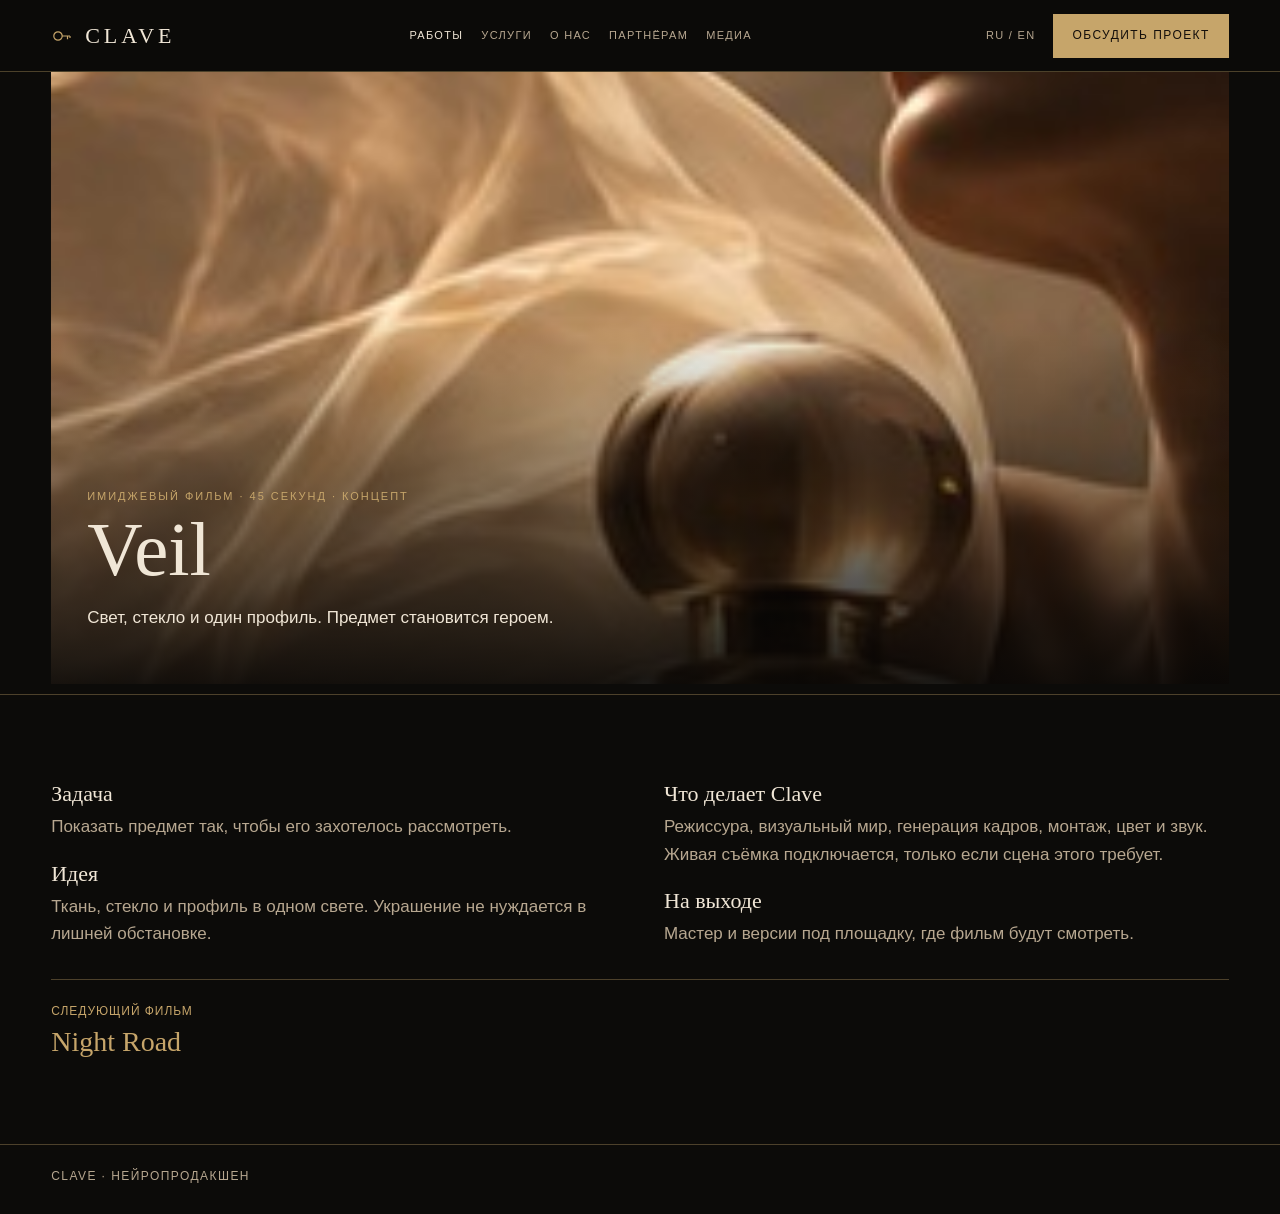
<file: site/veil.html>
<!doctype html>
<html lang="ru">
<head>
<meta charset="utf-8">
<meta name="viewport" content="width=device-width, initial-scale=1">
<title>Clave — Veil</title>
<link rel="stylesheet" href="css/site.css">
</head>
<body>
<header class="top">
  <a class="brand" href="index.html" aria-label="Clave">
    <svg width="22" height="22" viewBox="0 0 22 22" aria-hidden="true"><circle cx="7" cy="11" r="4.2" fill="none" stroke="#c6a56a" stroke-width="1.2"/><path d="M11 11h8M16.5 11v3.2M19 11v2" fill="none" stroke="#c6a56a" stroke-width="1.2"/></svg>
    CLAVE
  </a>
  <nav class="nav">
    <a href="work.html" aria-current="page" data-ru="Работы" data-en="Work">Работы</a>
    <a href="services.html" data-ru="Услуги" data-en="Services">Услуги</a>
    <a href="studio.html" data-ru="О нас" data-en="About">О нас</a>
    <a href="partners.html" data-ru="Партнёрам" data-en="Partners">Партнёрам</a>
    <a href="media.html" data-ru="Медиа" data-en="Media">Медиа</a>
  </nav>
  <div class="right">
    <button class="lang" id="lang" type="button">RU / EN</button>
    <a class="solid" href="contact.html" data-ru="Обсудить проект" data-en="Start a project">Обсудить проект</a>
  </div>
</header>
<main>
  <section class="film" style="background-image:url('media/art-left.jpg')">
    <div class="film-copy">
      <div class="kicker" data-ru="Имиджевый фильм · 45 секунд · концепт" data-en="Brand film · 45 seconds · concept">Имиджевый фильм · 45 секунд · концепт</div>
      <h1>Veil</h1>
      <p data-ru="Свет, стекло и один профиль. Предмет становится героем." data-en="Light, glass, and one profile. The object becomes the lead.">Свет, стекло и один профиль. Предмет становится героем.</p>
    </div>
  </section>
  <section class="section">
    <div class="columns">
      <div>
        <h2 data-ru="Задача" data-en="The task">Задача</h2>
        <p data-ru="Показать предмет так, чтобы его захотелось рассмотреть." data-en="Show the object so that someone wants to look closer.">Показать предмет так, чтобы его захотелось рассмотреть.</p>
        <h2 data-ru="Идея" data-en="The idea">Идея</h2>
        <p data-ru="Ткань, стекло и профиль в одном свете. Украшение не нуждается в лишней обстановке." data-en="Cloth, glass and a profile in one light. The object does not need a larger set.">Ткань, стекло и профиль в одном свете. Украшение не нуждается в лишней обстановке.</p>
      </div>
      <div>
        <h2 data-ru="Что делает Clave" data-en="What Clave does">Что делает Clave</h2>
        <p data-ru="Режиссура, визуальный мир, генерация кадров, монтаж, цвет и звук. Живая съёмка подключается, только если сцена этого требует." data-en="Direction, the visual world, frame generation, edit, grade and sound. Live action is added only when a scene needs it.">Режиссура, визуальный мир, генерация кадров, монтаж, цвет и звук. Живая съёмка подключается, только если сцена этого требует.</p>
        <h2 data-ru="На выходе" data-en="What you receive">На выходе</h2>
        <p data-ru="Мастер и версии под площадку, где фильм будут смотреть." data-en="A master and versions for the place the film will be seen.">Мастер и версии под площадку, где фильм будут смотреть.</p>
      </div>
    </div>
    <a class="next" href="night-road.html"><span data-ru="Следующий фильм" data-en="Next film">Следующий фильм</span><strong>Night Road</strong></a>
  </section>
</main>
<footer class="foot"><span>Clave · <span data-ru="нейропродакшен" data-en="AI film production">нейропродакшен</span></span></footer>
<script src="js/site.js"></script>
</body>
</html>
</file>
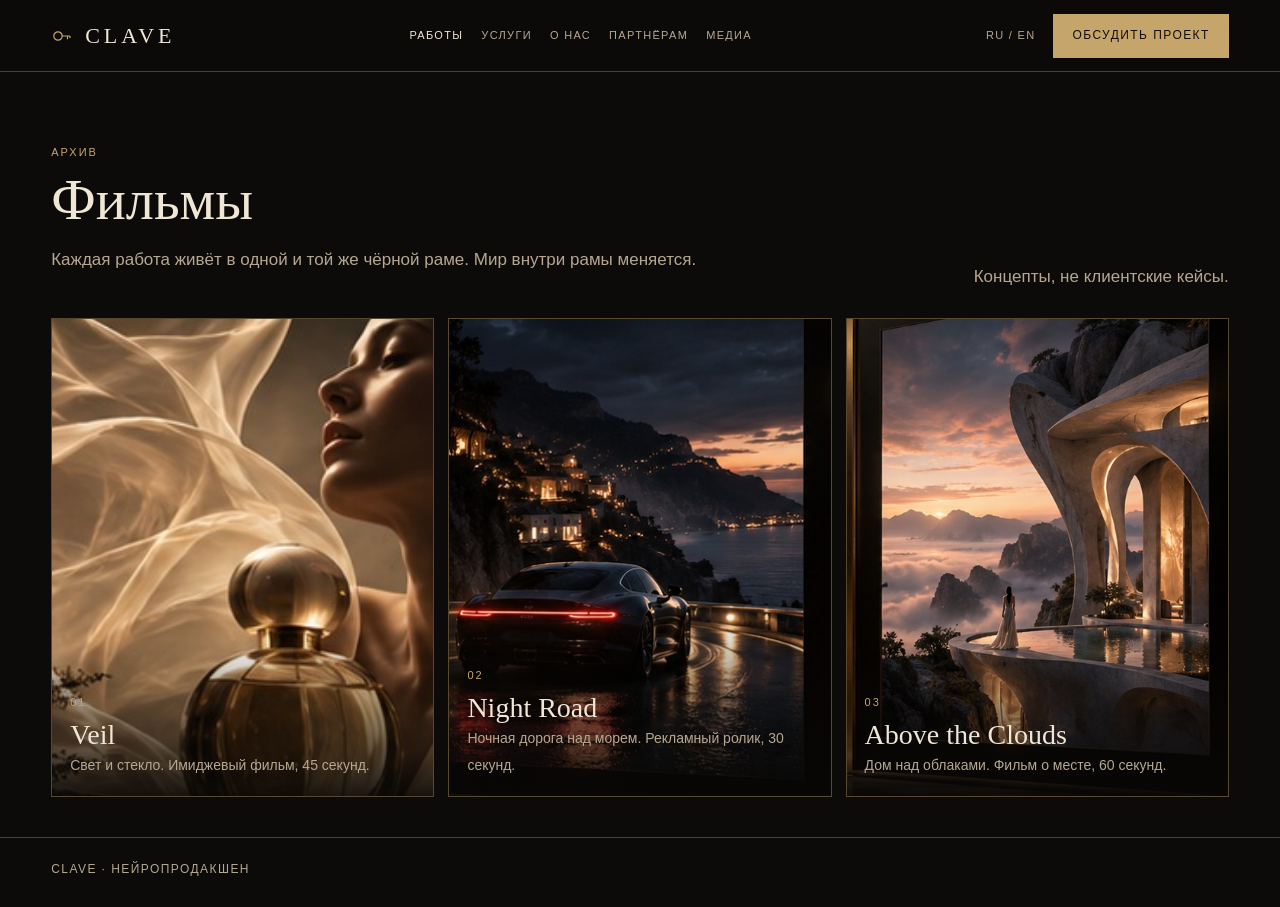
<file: site/work.html>
<!doctype html>
<html lang="ru">
<head>
<meta charset="utf-8">
<meta name="viewport" content="width=device-width, initial-scale=1">
<title>Clave — Фильмы</title>
<link rel="stylesheet" href="css/site.css">
</head>
<body>
<header class="top">
  <a class="brand" href="index.html" aria-label="Clave">
    <svg width="22" height="22" viewBox="0 0 22 22" aria-hidden="true"><circle cx="7" cy="11" r="4.2" fill="none" stroke="#c6a56a" stroke-width="1.2"/><path d="M11 11h8M16.5 11v3.2M19 11v2" fill="none" stroke="#c6a56a" stroke-width="1.2"/></svg>
    CLAVE
  </a>
  <nav class="nav">
    <a href="work.html" aria-current="page" data-ru="Работы" data-en="Work">Работы</a>
    <a href="services.html" data-ru="Услуги" data-en="Services">Услуги</a>
    <a href="studio.html" data-ru="О нас" data-en="About">О нас</a>
    <a href="partners.html" data-ru="Партнёрам" data-en="Partners">Партнёрам</a>
    <a href="media.html" data-ru="Медиа" data-en="Media">Медиа</a>
  </nav>
  <div class="right">
    <button class="lang" id="lang" type="button">RU / EN</button>
    <a class="solid" href="contact.html" data-ru="Обсудить проект" data-en="Start a project">Обсудить проект</a>
  </div>
</header>
<main class="page">
  <div class="page-head">
    <div>
      <div class="kicker" data-ru="Архив" data-en="Archive">Архив</div>
      <h1 class="page-title" data-ru="Фильмы" data-en="Films">Фильмы</h1>
      <p class="lede" data-ru="Каждая работа живёт в одной и той же чёрной раме. Мир внутри рамы меняется." data-en="Each film lives in the same black frame. The world inside the frame changes.">Каждая работа живёт в одной и той же чёрной раме. Мир внутри рамы меняется.</p>
    </div>
    <p class="note" data-ru="Концепты, не клиентские кейсы." data-en="Concepts, not client cases.">Концепты, не клиентские кейсы.</p>
  </div>
  <div class="frames">
    <a class="frame" href="veil.html">
      <img src="media/art-left.jpg" alt="Флакон и профиль в тёплом свете">
      <span class="cap"><span class="num">01</span><strong>Veil</strong><em data-ru="Свет и стекло. Имиджевый фильм, 45 секунд." data-en="Light and glass. A brand film, 45 seconds.">Свет и стекло. Имиджевый фильм, 45 секунд.</em></span>
    </a>
    <a class="frame" href="night-road.html">
      <img src="media/night-road.jpg" alt="Автомобиль на ночной дороге над морем">
      <span class="cap"><span class="num">02</span><strong>Night Road</strong><em data-ru="Ночная дорога над морем. Рекламный ролик, 30 секунд." data-en="A night road above the sea. A commercial, 30 seconds.">Ночная дорога над морем. Рекламный ролик, 30 секунд.</em></span>
    </a>
    <a class="frame" href="above-the-clouds.html">
      <img src="media/above-clouds.jpg" alt="Дом над облаками и человек у воды">
      <span class="cap"><span class="num">03</span><strong>Above the Clouds</strong><em data-ru="Дом над облаками. Фильм о месте, 60 секунд." data-en="A house above the clouds. A film about a place, 60 seconds.">Дом над облаками. Фильм о месте, 60 секунд.</em></span>
    </a>
  </div>
</main>
<footer class="foot"><span>Clave · <span data-ru="нейропродакшен" data-en="AI film production">нейропродакшен</span></span></footer>
<script src="js/site.js"></script>
</body>
</html>
</file>
<file: site/css/site.css>
:root {
  --bg: #0c0b09;
  --bg-2: #15120e;
  --paper: #f0e6d6;
  --muted: #b7a790;
  --brass: #c6a56a;
  --brass-dim: rgba(198, 165, 106, 0.35);
  --ink: #140f0b;
  --serif: Palatino, "Palatino Linotype", "Iowan Old Style", Georgia, serif;
  --sans: "Segoe UI", sans-serif;
  --measure: 1180px;
}
* { box-sizing: border-box; }
html { scroll-behavior: smooth; }
body {
  margin: 0;
  background: var(--bg);
  color: var(--paper);
  font: 17px/1.6 var(--sans);
}
img { max-width: 100%; display: block; }
button, input, textarea { font: inherit; color: inherit; }
a { color: inherit; text-decoration: none; }
:focus-visible { outline: 2px solid var(--brass); outline-offset: 3px; }
.sr {
  position: absolute;
  width: 1px;
  height: 1px;
  padding: 0;
  margin: -1px;
  overflow: hidden;
  clip: rect(0, 0, 0, 0);
  border: 0;
}

.top {
  position: sticky;
  top: 0;
  z-index: 20;
  display: flex;
  align-items: center;
  justify-content: space-between;
  gap: 24px;
  min-height: 72px;
  padding: 0 4vw;
  background: rgba(12, 11, 9, 0.92);
  border-bottom: 1px solid var(--brass-dim);
  backdrop-filter: blur(12px);
}
.brand {
  display: flex;
  align-items: center;
  gap: 12px;
  font: 22px/1 var(--serif);
  letter-spacing: 0.18em;
}
.brand svg { display: block; }
.nav { display: flex; gap: 18px; }
.nav a, .lang {
  color: var(--muted);
  font-size: 11px;
  letter-spacing: 0.12em;
  text-transform: uppercase;
  background: none;
  border: 0;
  padding: 0;
  cursor: pointer;
}
.nav a[aria-current="page"], .nav a:hover, .lang:hover { color: var(--paper); }
.right { display: flex; align-items: center; gap: 18px; }
.solid, .outline {
  display: inline-flex;
  align-items: center;
  justify-content: center;
  min-height: 44px;
  padding: 0 18px;
  border: 1px solid var(--brass);
  font-size: 12px;
  letter-spacing: 0.12em;
  text-transform: uppercase;
  cursor: pointer;
  background: transparent;
  color: var(--paper);
}
.solid { background: var(--brass); color: var(--ink); }
.solid:hover, .outline:hover { background: var(--paper); color: var(--ink); border-color: var(--paper); }

.journey { height: 480vh; --p: 0; }
.journey-sticky {
  position: sticky;
  top: 0;
  height: 100vh;
  overflow: hidden;
  background: #070605;
}
.stage { position: absolute; inset: 0; overflow: hidden; }
.fit {
  position: absolute;
  top: 0;
  left: 50%;
  height: 100%;
  aspect-ratio: 16 / 9;
  transform: translateX(-50%);
}
.turn-hero, .turn-hall {
  position: absolute;
  inset: 0;
  width: 100%;
  height: 100%;
  max-width: none;
  object-fit: fill;
}
.turn-hall { display: none; }
.journey .hero-shade { z-index: 2; pointer-events: none; }
.journey .hero-copy { position: absolute; z-index: 3; }
.journey .play { z-index: 4; }
.journey .hall {
  position: absolute;
  inset: 0;
  z-index: 3;
  height: 100%;
  min-height: 0;
  background: transparent;
  pointer-events: none;
}
.journey .hero-shade, .journey .hero-copy, .journey .play {
  opacity: calc(1 - min(1, var(--p) / 0.24));
}
.journey.is-left .play, .journey.is-left .hero-copy { pointer-events: none; }
.journey .hall-intro, .journey .hall-hit, .journey .hall-next {
  opacity: calc(min(1, max(0, (var(--p) - 0.34) / 0.07)) * min(1, max(0, (0.56 - var(--p)) / 0.07)));
}
.journey .hall-hit, .journey .hall-next { pointer-events: none; }
.journey.is-open .hall-hit, .journey.is-open .hall-next { pointer-events: auto; }
.hero-photo {
  position: absolute;
  inset: 0;
  width: 100%;
  height: 100%;
  max-width: none;
  object-fit: cover;
  object-position: 64% 46%;
}
.hero-shade {
  position: absolute;
  inset: 0;
  background: linear-gradient(90deg, rgba(8, 7, 6, 0.82) 0%, rgba(8, 7, 6, 0.46) 32%, rgba(8, 7, 6, 0.08) 58%);
}
.hero-copy {
  position: relative;
  z-index: 2;
  max-width: 560px;
  padding: 14vh 0 0 6vw;
}
.doors { margin-top: 28px; max-width: 520px; border-top: 1px solid var(--brass-dim); }
.doors a {
  display: grid;
  grid-template-columns: 2.4em 7.2em 1fr;
  gap: 8px;
  align-items: baseline;
  padding: 9px 0;
  border-bottom: 1px solid var(--brass-dim);
}
.doors span, .doors em { font-style: normal; font-size: 12px; letter-spacing: 0.08em; }
.doors span { color: var(--brass); letter-spacing: 0.14em; }
.doors strong { font: 18px/1.2 var(--serif); font-weight: 400; }
.doors em { color: var(--muted); }
.doors a:hover strong { color: var(--brass); }
.kicker, .num {
  color: var(--brass);
  font-size: 11px;
  letter-spacing: 0.18em;
  text-transform: uppercase;
}
h1, h2, h3 { font-family: var(--serif); font-weight: 400; letter-spacing: 0; }
.hero-copy h1 {
  margin: 14px 0 12px;
  font-size: clamp(36px, 4.2vw, 58px);
  line-height: 0.98;
  max-width: 12ch;
}
.hero-copy p, .lede { max-width: 38em; color: var(--muted); }
.actions { display: flex; flex-wrap: wrap; gap: 12px; margin-top: 28px; }
.play {
  position: absolute;
  z-index: 3;
  left: 50%;
  top: 40%;
  transform: translate(-50%, -50%);
  width: 74px;
  height: 74px;
  border-radius: 50%;
  border: 1px solid var(--brass);
  background: rgba(12, 11, 9, 0.42);
  color: var(--paper);
  cursor: pointer;
  display: grid;
  place-items: center;
}
.play:hover { background: rgba(198, 165, 106, 0.28); }
.hall {
  position: relative;
  height: 100vh;
  min-height: 640px;
  overflow: hidden;
  background: #0b0a08;
}
.hall-photo {
  position: absolute;
  inset: 0;
  width: 100%;
  height: 100%;
  max-width: none;
  object-fit: cover;
  object-position: center 42%;
}
.hall-intro {
  position: absolute;
  z-index: 2;
  left: 4vw;
  top: 2.5vh;
  max-width: 520px;
}
.hall-intro h2 {
  margin: 4px 0 6px;
  font-size: clamp(28px, 3vw, 44px);
  line-height: 0.98;
  text-shadow: 0 8px 24px rgba(0, 0, 0, 0.55);
}
.hall-intro .note { font-size: 14px; text-shadow: 0 4px 16px rgba(0, 0, 0, 0.6); }
.hall-hit {
  position: absolute;
  z-index: 2;
  display: flex;
  align-items: flex-end;
  padding: 16px;
  color: var(--paper);
  overflow: hidden;
}
.plate {
  position: absolute;
  z-index: 1;
  object-fit: cover;
  opacity: 0;
  pointer-events: none;
  transition: opacity 0.45s ease;
}
.journey.is-paged .plate { opacity: 1; }
.plate-a { left: 14%; top: 25.1%; width: 19%; height: 42%; }
.plate-b { left: 37.4%; top: 22.7%; width: 20.4%; height: 49.7%; }
.plate-c { left: 61.3%; top: 22.7%; width: 17.7%; height: 48.9%; }
.hall-hit span { position: relative; z-index: 1; }
.hall-next {
  position: absolute;
  z-index: 4;
  left: 82.5%;
  top: 36%;
  width: 44px;
  height: 92px;
  padding: 0;
  border: 0;
  background: transparent;
  color: rgba(198, 165, 106, 0.78);
  cursor: pointer;
  filter: drop-shadow(0 8px 14px rgba(0, 0, 0, 0.65));
}
.hall-next:hover { color: var(--paper); }
.hall-links { display: none; }
.hall-hit span {
  font: 26px/1 var(--serif);
  text-shadow: 0 6px 18px rgba(0, 0, 0, 0.7);
}
.hall-hit:hover { background: rgba(240, 230, 214, 0.06); outline: 1px solid rgba(214, 176, 112, 0.8); }
.hit-a { left: 13%; top: 24%; width: 21%; height: 44%; }
.hit-b { left: 36.5%; top: 21.5%; width: 22%; height: 52%; }
.hit-c { left: 60.5%; top: 21.5%; width: 19.5%; height: 51%; }
.hall-intro { max-width: 720px; margin-bottom: 3vh; }
.hall-intro h2 { margin: 8px 0 10px; font-size: clamp(36px, 4vw, 58px); line-height: 1; }
.hall-room {
  display: grid;
  grid-template-columns: 0.86fr 1.08fr 0.9fr;
  gap: 2vw;
  align-items: end;
}
.hall-frame {
  position: relative;
  display: block;
  height: 62vh;
  overflow: hidden;
  color: var(--paper);
  background: #120f0c;
  border: 1px solid rgba(214, 176, 112, 0.92);
  box-shadow: 0 18px 50px rgba(0, 0, 0, 0.45), 0 0 36px rgba(190, 130, 60, 0.18);
  -webkit-box-reflect: below 2px linear-gradient(transparent 45%, rgba(0, 0, 0, 0.72));
}
.hall.will-enter .hall-frame {
  opacity: 0;
  transform: translateY(56px);
}
.hall-frame.is-center { height: 68vh; }
.hall.will-enter.is-in .hall-frame {
  opacity: 1;
  transform: none;
  transition: opacity 0.9s ease, transform 1s ease, border-color 0.4s ease, box-shadow 0.4s ease;
}
.hall.will-enter.is-in .hall-frame:nth-child(2) { transition-delay: 0.14s; }
.hall.will-enter.is-in .hall-frame:nth-child(3) { transition-delay: 0.28s; }
.hall-frame img {
  width: 100%;
  height: 100%;
  object-fit: cover;
  transform: scale(1.04);
  transition: transform 1s ease, filter 0.5s ease;
}
.hall-frame .cap {
  position: absolute;
  left: 0;
  right: 0;
  bottom: 0;
  padding: 56px 18px 18px;
  background: linear-gradient(transparent, rgba(6, 5, 4, 0.88));
}
.hall-frame strong { display: block; margin-top: 4px; font: 30px/1.05 var(--serif); font-weight: 400; }
.hall-frame em { font-style: normal; color: var(--muted); font-size: 14px; }
.hall-frame:hover {
  border-color: #f0d7a4;
  box-shadow: 0 0 48px rgba(214, 160, 80, 0.32), inset 0 0 0 10px rgba(10, 8, 6, 0.28);
}
.hall-frame:hover img { transform: scale(1.08); filter: brightness(1.08); }
.hall-floor {
  height: 16vh;
  margin-top: 0;
  background: linear-gradient(to bottom, rgba(214, 176, 112, 0.14), rgba(12, 11, 9, 0) 72%);
  pointer-events: none;
}

.section { padding: 88px 4vw; border-top: 1px solid var(--brass-dim); }
.section-head {
  display: flex;
  justify-content: space-between;
  align-items: flex-end;
  gap: 32px;
  margin-bottom: 32px;
}
.section h2, .page-title {
  margin: 10px 0 0;
  font-size: clamp(36px, 4.4vw, 64px);
  line-height: 1.02;
}
.note { max-width: 34em; color: var(--muted); margin: 0; }
.frames { display: grid; grid-template-columns: repeat(3, 1fr); gap: 14px; }
.frame {
  position: relative;
  display: block;
  aspect-ratio: 4 / 5;
  overflow: hidden;
  background: #1a1612;
  border: 1px solid var(--brass-dim);
  color: var(--paper);
}
.frame img {
  width: 100%;
  height: 100%;
  object-fit: cover;
  transition: transform 0.45s ease, filter 0.45s ease;
}
.frame figcaption, .frame span.cap {
  position: absolute;
  left: 0;
  right: 0;
  bottom: 0;
  padding: 48px 18px 18px;
  background: linear-gradient(transparent, rgba(8, 7, 6, 0.92));
}
.frame strong { display: block; font: 28px/1.1 var(--serif); font-weight: 400; margin-top: 6px; }
.frame em { font-style: normal; color: var(--muted); font-size: 14px; }
.frame:hover { border-color: var(--brass); }
.frame:hover img { transform: scale(1.035); filter: brightness(1.06); }

.split { display: grid; grid-template-columns: 0.8fr 1.2fr; gap: 48px; align-items: start; }
.lines { display: grid; gap: 0; }
.line {
  display: grid;
  grid-template-columns: 52px 1fr;
  gap: 12px;
  padding: 18px 0;
  border-top: 1px solid var(--brass-dim);
}
.line p { margin: 0; color: var(--muted); }
.line strong { display: block; font: 22px/1.2 var(--serif); font-weight: 400; color: var(--paper); }
.text-link {
  display: inline-block;
  margin-top: 18px;
  color: var(--brass);
  letter-spacing: 0.08em;
  text-transform: uppercase;
  font-size: 12px;
  border-bottom: 1px solid var(--brass-dim);
}

.beat {
  position: absolute;
  z-index: 5;
  top: 16vh;
  left: 6vw;
  max-width: 440px;
  pointer-events: none;
  opacity: 0;
}
.beat h2 { margin: 8px 0 0; font-size: clamp(34px, 3.4vw, 52px); line-height: 1; max-width: 14ch; }
.beat-case { left: auto; right: 7vw; }
.beat .actions { pointer-events: auto; }
.beat-table { opacity: calc(min(1, max(0, (var(--p) - 0.56) / 0.05)) * min(1, max(0, (0.72 - var(--p)) / 0.05))); }
.beat-hall { opacity: calc(min(1, max(0, (var(--p) - 0.74) / 0.05)) * min(1, max(0, (0.88 - var(--p)) / 0.05))); }
.beat-case { opacity: calc(min(1, max(0, (var(--p) - 0.9) / 0.06))); }
.still {
  position: relative;
  min-height: 100vh;
  display: flex;
  align-items: flex-end;
  background: #070605 center/cover no-repeat;
}
.still:after {
  content: "";
  position: absolute;
  inset: 0;
  background: linear-gradient(90deg, rgba(8, 7, 6, 0.82) 0%, rgba(8, 7, 6, 0.28) 42%, transparent 68%);
  pointer-events: none;
}
.still-case { justify-content: flex-end; }
.still-case:after { background: linear-gradient(270deg, rgba(8, 7, 6, 0.84) 0%, rgba(8, 7, 6, 0.2) 46%, transparent 70%); }
.still-copy { position: relative; z-index: 1; max-width: 520px; padding: 18vh 6vw 10vh; }
.still-copy h2 { margin: 8px 0 12px; font-size: clamp(36px, 4vw, 60px); line-height: 1; }
.still-copy p { color: var(--muted); }
.slips { margin-top: 22px; }
.slips p { margin: 0; padding: 10px 0; border-top: 1px solid var(--brass-dim); }
.slips strong { display: block; color: var(--paper); font: 22px/1.2 var(--serif); font-weight: 400; }
.still-table { background-image: url("../media/scene-table.jpg"); }
.still-hall { background-image: url("../media/scene-hall.jpg"); }
.still-case { background-image: url("../media/scene-case.jpg"); }
.band { background: var(--bg-2); }
.steps { display: grid; grid-template-columns: repeat(3, 1fr); gap: 18px; margin-top: 28px; }
.step { border-top: 1px solid var(--brass); padding-top: 16px; }
.step h3 { margin: 8px 0; font-size: 28px; }
.step p { margin: 0; color: var(--muted); }

.page { padding: 72px 4vw 40px; }
.page-head { display: flex; justify-content: space-between; align-items: flex-end; gap: 24px; margin-bottom: 28px; }

.film {
  position: relative;
  margin: 0 4vw 10px;
  min-height: 68vh;
  background: #070605 center/cover no-repeat;
  display: flex;
  align-items: flex-end;
}
.film:after {
  content: "";
  position: absolute;
  inset: 0;
  background: linear-gradient(transparent 40%, rgba(8, 7, 6, 0.92));
}
.film-copy { position: relative; z-index: 1; padding: 36px; max-width: 740px; }
.film h1 { margin: 8px 0; font-size: clamp(48px, 6vw, 88px); line-height: 0.95; }
.columns { display: grid; grid-template-columns: 1fr 1fr; gap: 48px; }
.columns h2 { font-size: 22px; margin: 0 0 8px; }
.columns p { margin: 0 0 22px; color: var(--muted); }
.next {
  display: block;
  margin-top: 10px;
  padding-top: 22px;
  border-top: 1px solid var(--brass-dim);
  letter-spacing: 0.08em;
  text-transform: uppercase;
  font-size: 12px;
  color: var(--brass);
}
.next strong { font: 28px/1 var(--serif); letter-spacing: 0; text-transform: none; display: block; margin-top: 6px; }

.services { display: grid; grid-template-columns: 1fr 1fr; gap: 14px; }
.card {
  border: 1px solid var(--brass-dim);
  padding: 22px;
  min-height: 180px;
}
.card h2, .card h3 { margin: 10px 0; font-size: 30px; }
.card p, .fine { color: var(--muted); }
.fine { max-width: 46em; }

.studio { display: grid; grid-template-columns: 0.9fr 1.1fr; gap: 40px; align-items: end; }
.key { margin-top: 28px; opacity: 0.9; }

.contact { display: grid; grid-template-columns: 0.85fr 1.15fr; gap: 48px; }
label { display: block; margin-bottom: 14px; }
label span {
  display: block;
  margin-bottom: 6px;
  color: var(--brass);
  font-size: 11px;
  letter-spacing: 0.14em;
  text-transform: uppercase;
}
input, textarea {
  width: 100%;
  background: transparent;
  border: 1px solid var(--brass-dim);
  padding: 12px 14px;
}
textarea { min-height: 140px; resize: vertical; }
.form-error, .pending { color: var(--brass); }
.sent { font: 42px/1.15 var(--serif); margin: 0; }
.form-actions { display: flex; flex-wrap: wrap; gap: 12px; margin-top: 8px; }

.foot {
  display: flex;
  justify-content: space-between;
  gap: 16px;
  padding: 22px 4vw 28px;
  color: var(--muted);
  font-size: 12px;
  letter-spacing: 0.12em;
  text-transform: uppercase;
  border-top: 1px solid var(--brass-dim);
}

dialog {
  width: min(960px, calc(100% - 32px));
  padding: 0;
  border: 1px solid var(--brass);
  background: #0c0b09;
  color: var(--paper);
}
dialog::backdrop { background: rgba(0, 0, 0, 0.72); }
.player img { width: 100%; max-height: 72vh; object-fit: cover; }
.player-bar {
  display: flex;
  justify-content: space-between;
  gap: 16px;
  align-items: center;
  padding: 14px 16px 16px;
}
.player-bar p { margin: 0; color: var(--muted); font-size: 14px; }

/* Homepage story beats: clear hierarchy over the cinematic gallery. */
.hero-copy { max-width: 620px; padding-top: 15vh; }
.hero-copy > p { max-width: 34em; }
.hero-actions { margin-top: 26px; }
.hero-actions .outline { background: rgba(12, 11, 9, 0.38); }
.hall-intro { top: 11vh; max-width: min(600px, 48vw); }
.hall-intro .note { max-width: 32em; }
.all-work {
  display: inline-block;
  margin-top: 15px;
  color: var(--brass);
  border-bottom: 1px solid var(--brass-dim);
  font-size: 11px;
  letter-spacing: .14em;
  text-transform: uppercase;
}
.beat {
  top: 18vh;
  left: 6vw;
  max-width: 590px;
  padding: 26px 30px 28px;
  background: linear-gradient(135deg, rgba(8, 7, 6, .94), rgba(8, 7, 6, .78));
  border-left: 1px solid var(--brass);
  box-shadow: 0 20px 70px rgba(0, 0, 0, .26);
  backdrop-filter: blur(8px);
}
.beat h2 { max-width: 15ch; }
.beat-lede { margin: 14px 0 0; max-width: 38em; color: var(--muted); }
.journey-steps { display: grid; grid-template-columns: repeat(3, minmax(0, 1fr)); gap: 18px; margin-top: 22px; }
.journey-steps article { padding-top: 11px; border-top: 1px solid var(--brass-dim); }
.journey-steps article > span { display: block; color: var(--brass); font-size: 10px; letter-spacing: .16em; }
.journey-steps strong { display: block; margin-top: 7px; font: 20px/1.15 var(--serif); font-weight: 400; }
.journey-steps p { margin: 8px 0 0; color: var(--muted); font-size: 13px; line-height: 1.45; }
.beat-table { left: 6vw; right: 6vw; top: auto; bottom: 7vh; max-width: none; }
.beat-hall { max-width: 560px; }
.direction-note { display: grid; gap: 8px; margin-top: 22px; padding-top: 14px; border-top: 1px solid var(--brass-dim); }
.direction-note span { color: var(--brass); font-size: 10px; letter-spacing: .17em; }
.direction-note strong { max-width: 29em; font: 22px/1.25 var(--serif); font-weight: 400; }
.beat-case { left: 6vw; right: auto; max-width: 520px; }
.beat-case .actions { margin-top: 20px; }
.journey .beat { transition: opacity .35s ease; }

@media (max-width: 860px) {
  .hero-copy { max-width: 560px; padding-top: 15vh; }
  .hero-copy h1 { max-width: 11ch; font-size: clamp(36px, 8vw, 52px); }
  .hero-actions { margin-top: 20px; }
  .hall-intro { top: 9vh; max-width: 88vw; }
  .beat { padding: 28px 6vw; border-left: 0; border-top: 1px solid var(--brass); }
  .beat-table { left: auto; right: auto; bottom: auto; }
  .journey-steps { grid-template-columns: 1fr; gap: 12px; }
  .journey-steps article { display: grid; grid-template-columns: 34px 1fr; column-gap: 10px; }
  .journey-steps article > span { grid-row: span 2; padding-top: 5px; }
  .journey-steps strong { margin-top: 0; }
  .journey-steps p { margin-top: 4px; }
  .beat-case { left: auto; right: auto; }
}

@media (max-width: 860px) {
  .top { flex-wrap: wrap; padding: 12px 4vw; }
  .nav { order: 3; width: 100%; justify-content: space-between; }
  .hero-full, .split, .steps, .columns, .services, .studio, .contact, .section-head, .page-head, .frames, .hall-room {
    grid-template-columns: 1fr;
  }
  .journey { height: auto; }
  .journey-sticky { position: relative; height: auto; overflow: visible; }
  .stage { position: relative; height: auto; overflow: visible; }
  .fit { position: relative; left: auto; top: auto; transform: none; width: 100%; height: auto; aspect-ratio: auto; }
  .turn-hero, .turn-hall { position: relative; display: block; height: 100vh; object-fit: cover; }
  .plate, .hall-next, .hall-hit { display: none; }
  .beat { position: relative; top: auto; left: auto; right: auto; opacity: 1; max-width: none; padding: 12vh 6vw; background: #0c0b09; }
  .hall-links { display: flex; flex-wrap: wrap; gap: 14px; margin-top: 14px; }
  .hall-links a { color: var(--brass); letter-spacing: 0.08em; text-transform: uppercase; font-size: 12px; }
  .journey .hero-shade, .journey .hero-copy, .journey .play { top: 0; height: 100vh; bottom: auto; opacity: 1; }
  .journey .hall { top: 100vh; height: 100vh; inset: auto; left: 0; right: 0; }
  .journey .hall-intro, .journey .hall-hit, .journey .hall-next { opacity: 1; }
  .journey .hall-hit, .journey .hall-next { pointer-events: auto; }
  .hero-copy { padding: 16vh 6vw 8vh; }
  .doors a { grid-template-columns: 2.4em 1fr; }
  .doors em { grid-column: 2; }
  .play { width: 54px; height: 54px; left: 62%; top: 42%; }
  .hall { padding-top: 10vh; }
  .hall-frame, .hall-frame.is-center { height: auto; aspect-ratio: 4 / 5; -webkit-box-reflect: none; }
  .section, .page { padding-left: 5vw; padding-right: 5vw; }
  .film { margin: 0 5vw 10px; min-height: 62vh; }
  .right .solid { display: none; }
}
@media (prefers-reduced-motion: reduce) {
  html { scroll-behavior: auto; }
  .frame img, .hall-frame, .hall-frame img { transition: none; }
  .hall-frame { opacity: 1; transform: none; }
  .journey { height: auto; }
  .journey-sticky { position: relative; height: auto; overflow: visible; }
  .stage { position: relative; height: auto; overflow: visible; }
  .fit { position: relative; left: auto; top: auto; transform: none; width: 100%; height: auto; aspect-ratio: auto; }
  .turn-hero, .turn-hall { position: relative; display: block; height: 100vh; object-fit: cover; }
  .plate, .hall-next, .hall-hit { display: none; }
  .beat { position: relative; top: auto; left: auto; right: auto; opacity: 1; max-width: none; padding: 12vh 6vw; background: #0c0b09; }
  .hall-links { display: flex; flex-wrap: wrap; gap: 14px; margin-top: 14px; }
  .hall-links a { color: var(--brass); letter-spacing: 0.08em; text-transform: uppercase; font-size: 12px; }
  .journey .hero-shade, .journey .hero-copy, .journey .play { top: 0; height: 100vh; bottom: auto; opacity: 1; }
  .journey .hall { top: 100vh; height: 100vh; inset: auto; left: 0; right: 0; }
  .journey .hall-intro, .journey .hall-hit, .journey .hall-next { opacity: 1; }
  .journey .hall-hit, .journey .hall-next { pointer-events: auto; }
}
</file>
